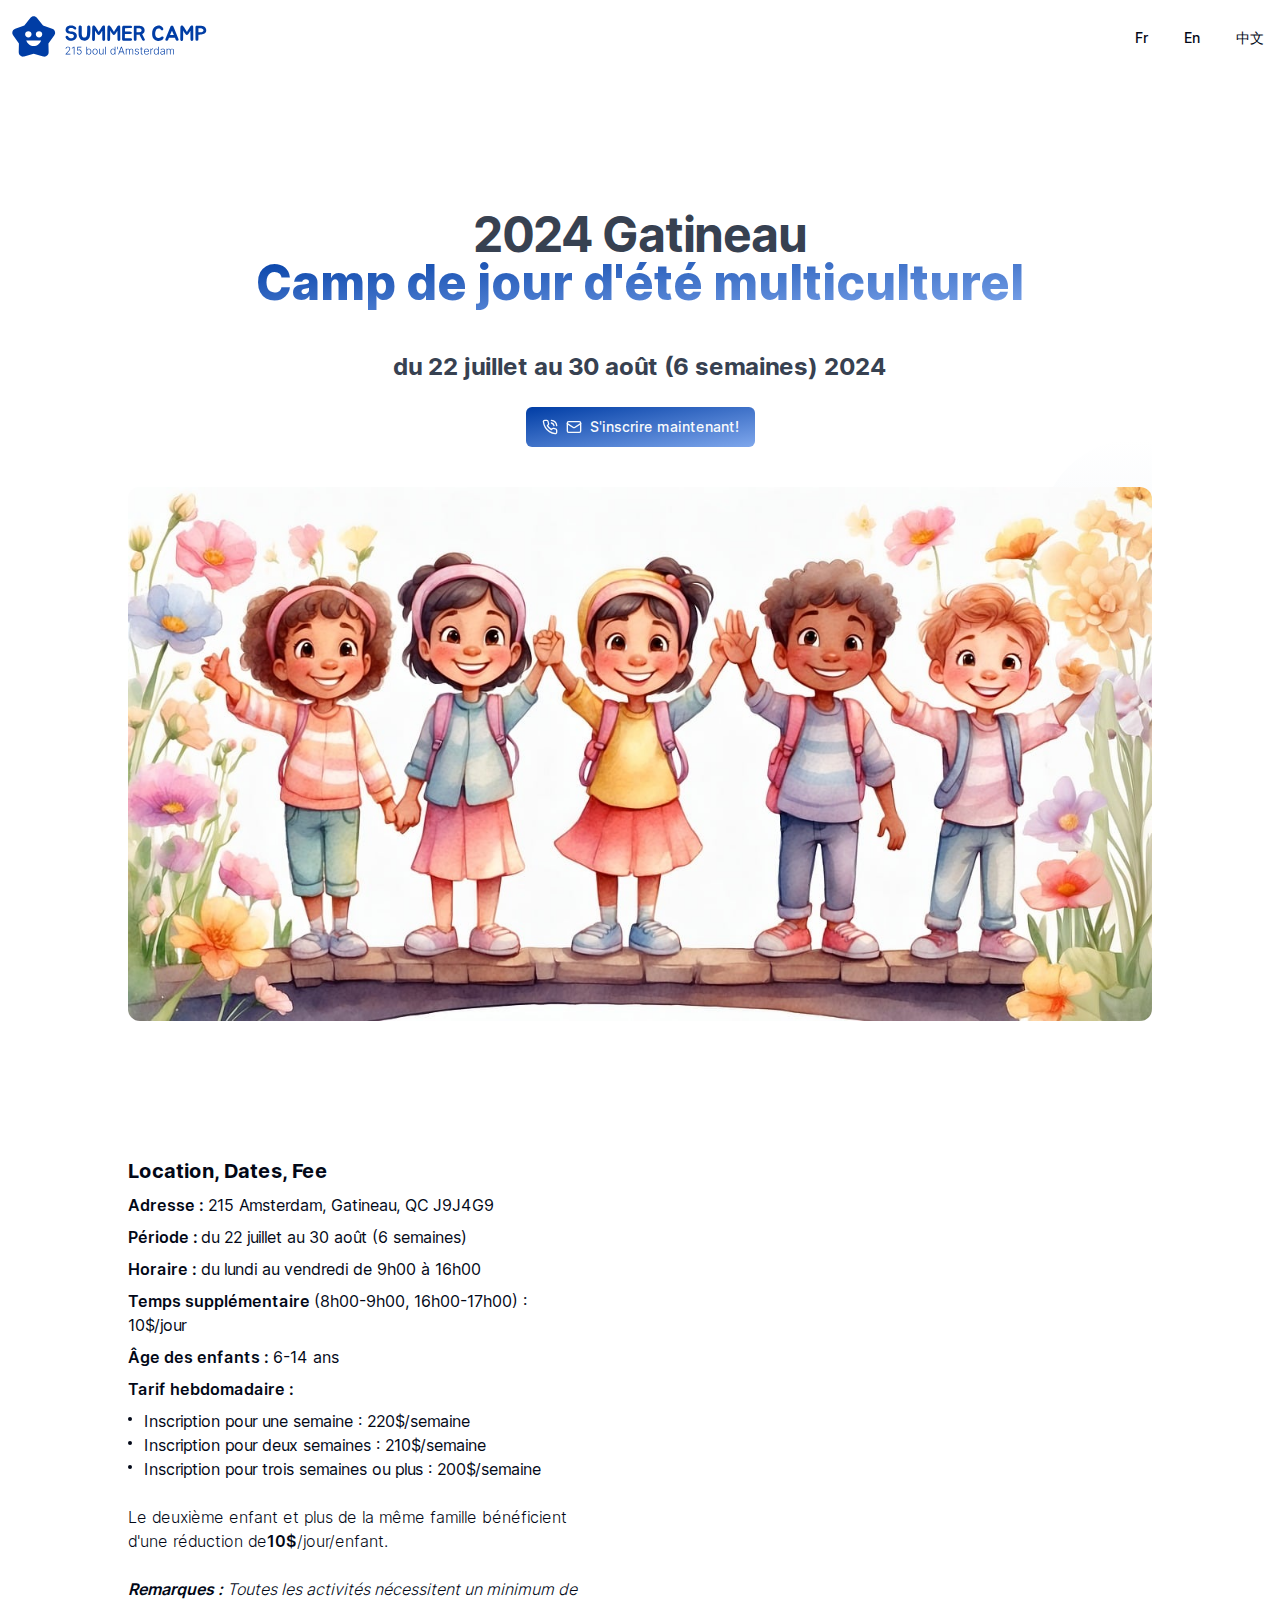
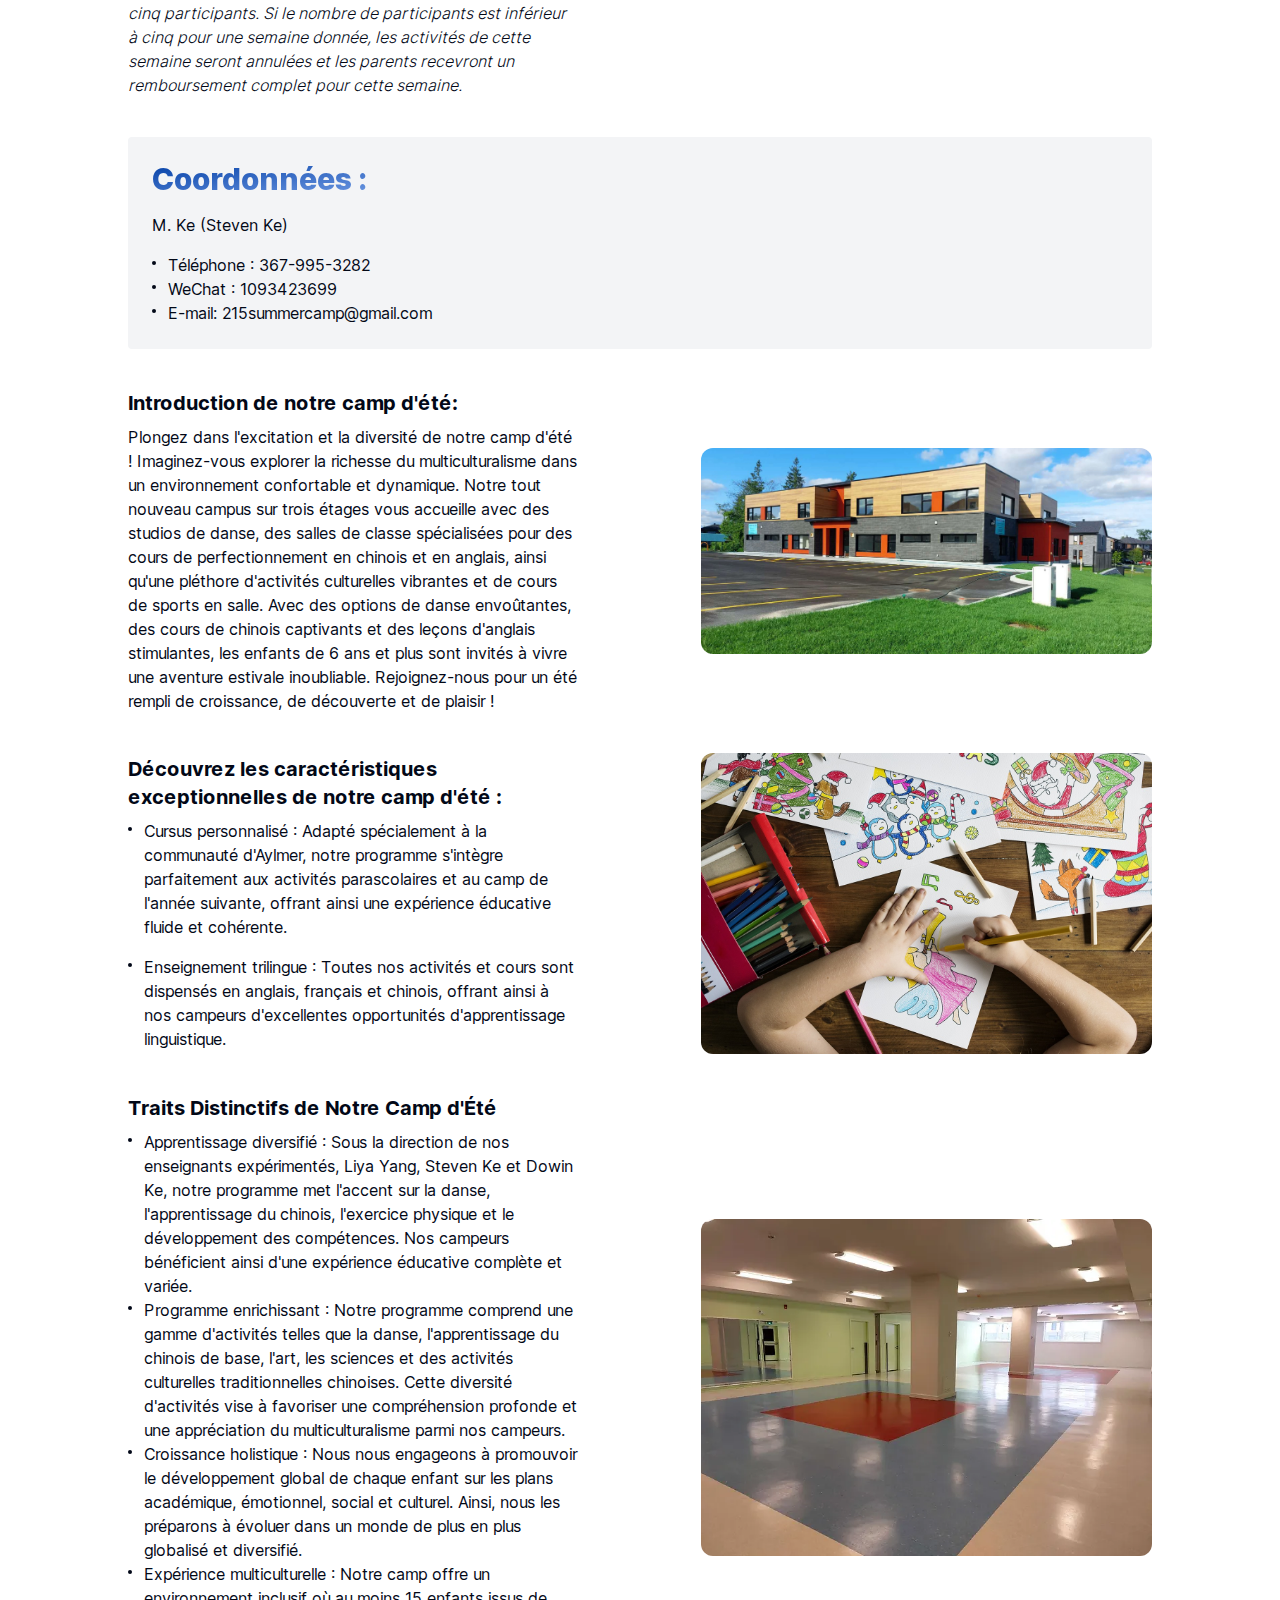
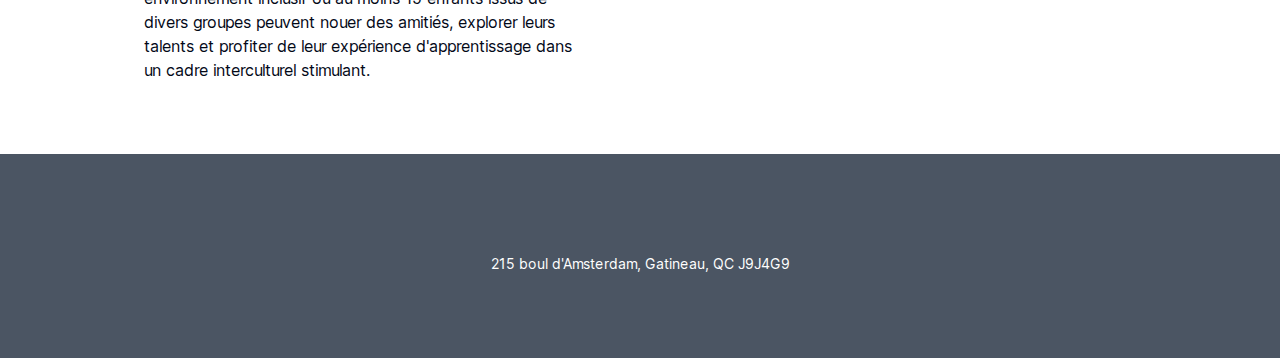
<file: index.html>
<!DOCTYPE html>
<html lang="en">
  <head>
    <meta charset="utf-8" />
    <meta name="viewport" content="width=device-width, initial-scale=1" />
    <link
      rel="preload"
      href="/next/static/media/c9a5bc6a7c948fb0-s.p.woff2"
      as="font"
      crossorigin=""
      type="font/woff2"
    />
    <link
      rel="stylesheet"
      href="/next/static/css/31f5b299ca835ccf.css"
      data-precedence="next"
    />
    <link
      rel="preload"
      as="script"
      fetchPriority="low"
      href="/next/static/chunks/webpack-bb4e8114a0186056.js"
    />
    <script
      src="/next/static/chunks/fd9d1056-51face16839d2cb0.js"
      async=""
    ></script>
    <script src="/next/static/chunks/23-4bc68f7d63b82895.js" async=""></script>
    <script
      src="/next/static/chunks/main-app-2ba96482fb41d545.js"
      async=""
    ></script>
    <script src="/next/static/chunks/30-5abc79eb865a7e0a.js" async=""></script>
    <script
      src="/next/static/chunks/app/page-a4b442fc1c9b7474.js"
      async=""
    ></script>
    <script src="/next/static/chunks/643-3a6bef33ca4ab69e.js" async=""></script>
    <script
      src="/next/static/chunks/app/layout-9900b8c756ae2423.js"
      async=""
    ></script>
    <title>Camp de jour d&#x27;été multiculturel</title>
    <meta
      name="description"
      content="2024 Gatineau-Aylmer, Camp de jour d&#x27;été multiculturel"
    />
    <link rel="icon" href="/favicon.ico" type="image/x-icon" sizes="16x16" />
    <meta name="next-size-adjust" />
    <script
      src="/next/static/chunks/polyfills-78c92fac7aa8fdd8.js"
      nomodule=""
    ></script>
  </head>
  <body
    class="__className_aaf875 mx-auto flex flex-col justify-center align-middle scroll-smooth, 25 juin - 30 août 2024, 215 boul d&#x27;Amsterdam, Gatineau, QC J9J4G9"
  >
    <header class="flex flex-row w-full py-3 m-auto max-w-7xl">
      <img
        alt="logo"
        loading="lazy"
        width="200"
        height="40"
        decoding="async"
        data-nimg="1"
        class="ml-2 w-[150px] md:w-[200px]"
        style="color: transparent"
        src="/camp_logo.svg"
      />
      <nav
        aria-label="Main"
        data-orientation="horizontal"
        dir="ltr"
        class="relative z-10 flex max-w-max flex-1 items-center justify-center w-full ml-auto"
      >
        <div style="position: relative">
          <ul
            data-orientation="horizontal"
            class="group flex flex-1 list-none items-center justify-center space-x-1"
            dir="ltr"
          >
            <li>
              <a
                class="group inline-flex h-10 w-max items-center justify-center rounded-md bg-background px-4 py-2 text-sm font-medium transition-colors hover:bg-accent hover:text-accent-foreground focus:bg-accent focus:text-accent-foreground focus:outline-none disabled:pointer-events-none disabled:opacity-50 data-[active]:bg-accent/50 data-[state=open]:bg-accent/50 bg-sky-100 text-blue-600"
                href="/"
                data-radix-collection-item=""
                >Fr</a
              >
            </li>
            <li>
              <a
                class="group inline-flex h-10 w-max items-center justify-center rounded-md bg-background px-4 py-2 text-sm font-medium transition-colors hover:bg-accent hover:text-accent-foreground focus:bg-accent focus:text-accent-foreground focus:outline-none disabled:pointer-events-none disabled:opacity-50 data-[active]:bg-accent/50 data-[state=open]:bg-accent/50"
                href="/en"
                data-radix-collection-item=""
                >En</a
              >
            </li>
            <li>
              <a
                class="group inline-flex h-10 w-max items-center justify-center rounded-md bg-background px-4 py-2 text-sm font-medium transition-colors hover:bg-accent hover:text-accent-foreground focus:bg-accent focus:text-accent-foreground focus:outline-none disabled:pointer-events-none disabled:opacity-50 data-[active]:bg-accent/50 data-[state=open]:bg-accent/50"
                href="/cn"
                data-radix-collection-item=""
                >中文</a
              >
            </li>
          </ul>
        </div>
        <div class="absolute left-0 top-full flex justify-center"></div>
      </nav>
    </header>
    <main
      class="flex flex-col max-w-6xl gap-10 p-3 mx-auto scroll-smooth md:p-10"
    >
      <div class="relative py-24 overflow-hidden">
        <div class="w-full">
          <div class="max-w-6xl mx-auto text-center">
            <h1
              class="text-4xl font-bold tracking-tight text-gray-700 scroll-m-20 lg:text-5xl"
            >
              2024 Gatineau
            </h1>
            <h1
              class="text-3xl lg:text-5xl font-extrabold text-transparent bg-clip-text bg-gradient-to-br from-[#003DA5] to-[#7fa7ec]"
            >
              Camp de jour d&#x27;été multiculturel
            </h1>
            <h4 class="mt-3 lg:text-2xl text-muted-foreground">
              <br /><span class="font-bold text-gray-700"
                >du 22 juillet au 30 août (6 semaines) 2024</span
              >
            </h4>
            <br /><a
              class="inline-flex items-center justify-center whitespace-nowrap rounded-md text-sm font-medium ring-offset-background transition-colors focus-visible:outline-none focus-visible:ring-2 focus-visible:ring-ring focus-visible:ring-offset-2 disabled:pointer-events-none disabled:opacity-50 font-extrabold bg-gradient-to-br from-[#003DA5] to-[#7fa7ec] text-primary-foreground hover:to-[#003DA5] h-10 px-4 py-2"
              href="/#Contact"
              ><svg
                xmlns="http://www.w3.org/2000/svg"
                width="24"
                height="24"
                viewBox="0 0 24 24"
                fill="none"
                stroke="currentColor"
                stroke-width="2"
                stroke-linecap="round"
                stroke-linejoin="round"
                class="lucide lucide-phone-call w-4 h-4 mr-2"
              >
                <path
                  d="M22 16.92v3a2 2 0 0 1-2.18 2 19.79 19.79 0 0 1-8.63-3.07 19.5 19.5 0 0 1-6-6 19.79 19.79 0 0 1-3.07-8.67A2 2 0 0 1 4.11 2h3a2 2 0 0 1 2 1.72 12.84 12.84 0 0 0 .7 2.81 2 2 0 0 1-.45 2.11L8.09 9.91a16 16 0 0 0 6 6l1.27-1.27a2 2 0 0 1 2.11-.45 12.84 12.84 0 0 0 2.81.7A2 2 0 0 1 22 16.92z"
                ></path>
                <path d="M14.05 2a9 9 0 0 1 8 7.94"></path>
                <path d="M14.05 6A5 5 0 0 1 18 10"></path>
              </svg>
              <svg
                xmlns="http://www.w3.org/2000/svg"
                width="24"
                height="24"
                viewBox="0 0 24 24"
                fill="none"
                stroke="currentColor"
                stroke-width="2"
                stroke-linecap="round"
                stroke-linejoin="round"
                class="lucide lucide-mail w-4 h-4 mr-2"
              >
                <rect width="20" height="16" x="2" y="4" rx="2"></rect>
                <path d="m22 7-8.97 5.7a1.94 1.94 0 0 1-2.06 0L2 7"></path>
              </svg>
              S&#x27;inscrire maintenant!</a
            >
          </div>
          <div class="relative flex justify-center max-w-5xl mx-auto mt-10">
            <img
              alt="Image Description"
              loading="lazy"
              width="1024"
              height="480"
              decoding="async"
              data-nimg="1"
              class="rounded-xl"
              style="color: transparent"
              src="/ai-generated-8649571_1280.jpg"
            />
            <div
              class="absolute bottom-12 -start-20 -z-[1] w-48 h-48 bg-gradient-to-b from-primary-foreground via-primary-foreground to-background p-px rounded-lg"
            >
              <div class="w-48 h-48 rounded-lg bg-background/10"></div>
            </div>
            <div
              class="absolute -top-12 -end-20 -z-[1] w-48 h-48 bg-gradient-to-t from-primary-foreground via-primary-foreground to-background p-px rounded-full"
            >
              <div class="w-48 h-48 rounded-full bg-background/10"></div>
            </div>
          </div>
        </div>
      </div>
      <div
        class="flex flex-wrap items-center justify-between max-w-5xl gap-4 m-auto md:flex-row"
      >
        <div class="flex w-full flex-col gap-2 md:w-[44%]">
          <h4 class="text-xl font-bold">Location, Dates, Fee</h4>
          <p>
            <span class="font-semibold">Adresse :</span> 215 Amsterdam,
            Gatineau, QC J9J4G9
          </p>
          <p>
            <span class="font-semibold">Période : </span> du 22 juillet au 30
            août (6 semaines)
          </p>
          <p>
            <span class="font-semibold">Horaire :</span> du lundi au vendredi de
            9h00 à 16h00
          </p>
          <p>
            <span class="font-semibold">Temps supplémentaire </span>(8h00-9h00,
            16h00-17h00) : 10$/jour
          </p>
          <p><span class="font-semibold">Âge des enfants :</span> 6-14 ans</p>
          <p><span class="font-semibold">Tarif hebdomadaire :</span></p>
          <ul class="list-inside">
            <li class="list-item-align">
              Inscription pour une semaine : 220$/semaine
            </li>
            <li class="list-item-align">
              Inscription pour deux semaines : 210$/semaine
            </li>
            <li class="list-item-align">
              Inscription pour trois semaines ou plus : 200$/semaine
            </li>
          </ul>
          <p class="mt-4 font-light">
            Le deuxième enfant et plus de la même famille bénéficient d&#x27;une
            réduction de<span class="font-semibold">10$</span>/jour/enfant.
          </p>
          <p class="mt-4 italic font-light">
            <span class="font-semibold">Remarques : </span
            ><span
              >Toutes les activités nécessitent un minimum de cinq participants.
              Si le nombre de participants est inférieur à cinq pour une semaine
              donnée, les activités de cette semaine seront annulées et les
              parents recevront un remboursement complet pour cette
              semaine</span
            >.
          </p>
        </div>
        <div class="flex flex-col w-full md:w-[44%]">
          <iframe
            width="100%"
            height="320"
            frameborder="0"
            src="https://maps.google.com/maps?width=100%25&amp;height=600&amp;hl=en&amp;q=215%20Bd%20d&#x27;Amsterdam,%20Gatineau,%20QC%20J9J%203J2+(Summer%20Camp)&amp;t=&amp;z=14&amp;ie=UTF8&amp;iwloc=B&amp;output=embed"
          ></iframe>
        </div>
      </div>
      <div
        class="flex flex-wrap items-center justify-between w-full gap-4 p-3 m-auto bg-gray-100 rounded md:flex-row md:p-6"
      >
        <div class="flex flex-col gap-4">
          <h2
            id="Contact"
            class="text-2xl lg:text-3xl font-extrabold text-transparent bg-clip-text bg-gradient-to-br from-[#003DA5] to-[#7fa7ec]"
          >
            Coordonnées :
          </h2>
          <p>M. Ke (Steven Ke)</p>
          <ul class="list-inside">
            <li class="list-item-align">Téléphone : 367-995-3282</li>
            <li class="list-item-align">WeChat : 1093423699</li>
            <li class="list-item-align">E-mail: 215summercamp@gmail.com</li>
          </ul>
        </div>
      </div>
      <div
        class="flex flex-wrap items-center justify-between max-w-5xl gap-4 m-auto md:flex-row"
      >
        <div class="flex flex-col gap-2 md:w-[44%]">
          <h4 class="text-xl font-bold">
            Introduction de notre camp d&#x27;été:
          </h4>
          <p>
            Plongez dans l&#x27;excitation et la diversité de notre camp
            d&#x27;été ! Imaginez-vous explorer la richesse du multiculturalisme
            dans un environnement confortable et dynamique. Notre tout nouveau
            campus sur trois étages vous accueille avec des studios de danse,
            des salles de classe spécialisées pour des cours de perfectionnement
            en chinois et en anglais, ainsi qu&#x27;une pléthore
            d&#x27;activités culturelles vibrantes et de cours de sports en
            salle. Avec des options de danse envoûtantes, des cours de chinois
            captivants et des leçons d&#x27;anglais stimulantes, les enfants de
            6 ans et plus sont invités à vivre une aventure estivale
            inoubliable. Rejoignez-nous pour un été rempli de croissance, de
            découverte et de plaisir !
          </p>
        </div>
        <div class="flex flex-col gap-2 w-full md:w-[44%]">
          <div class="w-full">
            <img
              alt="Image Description"
              loading="lazy"
              width="1024"
              height="480"
              decoding="async"
              data-nimg="1"
              class="rounded-xl"
              style="color: transparent"
              src="/building.webp"
            />
          </div>
        </div>
      </div>
      <div
        class="flex flex-wrap items-center justify-between max-w-5xl gap-4 m-auto md:flex-row"
      >
        <div class="flex flex-col gap-2 md:w-[44%]">
          <h4 class="text-xl font-bold">
            Découvrez les caractéristiques exceptionnelles de notre camp
            d&#x27;été :
          </h4>
          <ul class="list-inside">
            <li class="list-item-align">
              Cursus personnalisé : Adapté spécialement à la communauté
              d&#x27;Aylmer, notre programme s&#x27;intègre parfaitement aux
              activités parascolaires et au camp de l&#x27;année suivante,
              offrant ainsi une expérience éducative fluide et cohérente.
            </li>
            <li class="pl-2 mt-4 list-item-align">
              Enseignement trilingue : Toutes nos activités et cours sont
              dispensés en anglais, français et chinois, offrant ainsi à nos
              campeurs d&#x27;excellentes opportunités d&#x27;apprentissage
              linguistique.
            </li>
          </ul>
        </div>
        <div class="flex flex-col gap-2 w-full md:w-[44%]">
          <div class="w-full">
            <img
              alt="Image Description"
              loading="lazy"
              width="1024"
              height="480"
              decoding="async"
              data-nimg="1"
              class="rounded-xl"
              style="color: transparent"
              src="/learning.jpg"
            />
          </div>
        </div>
      </div>
      <div
        class="flex flex-wrap items-center justify-between max-w-5xl gap-4 m-auto md:flex-row"
      >
        <div class="flex flex-col gap-2 md:w-[44%]">
          <h4 class="text-xl font-bold">
            Traits Distinctifs de Notre Camp d&#x27;Été
          </h4>
          <ul class="list-inside">
            <li class="list-item-align">
              Apprentissage diversifié : Sous la direction de nos enseignants
              expérimentés, Liya Yang, Steven Ke et Dowin Ke, notre programme
              met l&#x27;accent sur la danse, l&#x27;apprentissage du chinois,
              l&#x27;exercice physique et le développement des compétences. Nos
              campeurs bénéficient ainsi d&#x27;une expérience éducative
              complète et variée.
            </li>
            <li class="list-item-align">
              Programme enrichissant : Notre programme comprend une gamme
              d&#x27;activités telles que la danse, l&#x27;apprentissage du
              chinois de base, l&#x27;art, les sciences et des activités
              culturelles traditionnelles chinoises. Cette diversité
              d&#x27;activités vise à favoriser une compréhension profonde et
              une appréciation du multiculturalisme parmi nos campeurs.
            </li>
            <li class="list-item-align">
              Croissance holistique : Nous nous engageons à promouvoir le
              développement global de chaque enfant sur les plans académique,
              émotionnel, social et culturel. Ainsi, nous les préparons à
              évoluer dans un monde de plus en plus globalisé et diversifié.
            </li>
            <li class="list-item-align">
              Expérience multiculturelle : Notre camp offre un environnement
              inclusif où au moins 15 enfants issus de divers groupes peuvent
              nouer des amitiés, explorer leurs talents et profiter de leur
              expérience d&#x27;apprentissage dans un cadre interculturel
              stimulant.
            </li>
          </ul>
        </div>
        <div class="flex flex-col gap-2 w-full md:w-[44%]">
          <div class="w-full">
            <img
              alt="Image Description"
              loading="lazy"
              width="1024"
              height="480"
              decoding="async"
              data-nimg="1"
              class="rounded-xl"
              style="color: transparent"
              src="/hall.webp"
            />
          </div>
        </div>
      </div>
    </main>
    <footer class="container w-full py-20 mt-8 bg-gray-600">
      <div class="container flex flex-col items-center gap-4">
        <p
          class="text-sm leading-loose text-center text-white text-balance md:text-left"
        >
          Copyright © 2024 Camp d&#x27;été d&#x27;Aylmer. Tous droits réservés.
        </p>
        <p
          class="text-sm leading-loose text-center text-white text-balance md:text-left"
        >
          215 boul d&#x27;Amsterdam, Gatineau, QC J9J4G9
        </p>
      </div>
    </footer>
    <script
      src="/next/static/chunks/webpack-bb4e8114a0186056.js"
      async=""
    ></script>
    <script>
      ;(self.__next_f = self.__next_f || []).push([0])
      self.__next_f.push([2, null])
    </script>
    <script>
      self.__next_f.push([
        1,
        '1:HL["/next/static/media/c9a5bc6a7c948fb0-s.p.woff2","font",{"crossOrigin":"","type":"font/woff2"}]\n2:HL["/next/static/css/31f5b299ca835ccf.css","style"]\n',
      ])
    </script>
    <script>
      self.__next_f.push([
        1,
        '3:I[5751,[],""]\n5:I[231,["30","static/chunks/30-5abc79eb865a7e0a.js","931","static/chunks/app/page-a4b442fc1c9b7474.js"],""]\n6:I[8173,["30","static/chunks/30-5abc79eb865a7e0a.js","931","static/chunks/app/page-a4b442fc1c9b7474.js"],"Image"]\n7:I[1524,["30","static/chunks/30-5abc79eb865a7e0a.js","643","static/chunks/643-3a6bef33ca4ab69e.js","185","static/chunks/app/layout-9900b8c756ae2423.js"],"default"]\n8:I[9275,[],""]\n9:I[1343,[],""]\na:I[4685,["30","static/chunks/30-5abc79eb865a7e0a.js","643","static/chunks/643-3a6bef33ca4ab69e.js","185","static/chunks/app/layout-9900b8c756ae2423.js"],"Footer"]\nc:I[6130,[],""]\nd:[]\n',
      ])
    </script>
    <script>
      self.__next_f.push([
        1,
        '0:[[["$","link","0",{"rel":"stylesheet","href":"/next/static/css/31f5b299ca835ccf.css","precedence":"next","crossOrigin":"$undefined"}]],["$","$L3",null,{"buildId":"YCN91ffElohwIgYRCJcfZ","assetPrefix":"","initialCanonicalUrl":"/","initialTree":["",{"children":["__PAGE__",{}]},"$undefined","$undefined",true],"initialSeedData":["",{"children":["__PAGE__",{},[["$L4",["$","main",null,{"className":"flex flex-col max-w-6xl gap-10 p-3 mx-auto scroll-smooth md:p-10","children":[["$","div",null,{"className":"relative py-24 overflow-hidden","children":["$","div",null,{"className":"w-full","children":[["$","div",null,{"className":"max-w-3xl mx-auto text-center","children":[["$","h1",null,{"className":"text-4xl font-bold tracking-tight text-gray-700 scroll-m-20 lg:text-5xl","children":"2024 Gatineau"}],["$","span",null,{"className":"text-3xl lg:text-5xl font-extrabold text-transparent bg-clip-text bg-gradient-to-br from-[#003DA5] to-[#7fa7ec]","children":"Camp de jour d\'été multiculturel"}],["$","h4",null,{"className":"mt-3 lg:text-2xl text-muted-foreground","children":[["$","br",null,{}],["$","span",null,{"className":"font-bold text-gray-700","children":"du 22 juillet au 30 août (6 semaines) 2024"}]]}],["$","br",null,{}],["$","$L5",null,{"href":"/#Contact","className":"inline-flex items-center justify-center whitespace-nowrap rounded-md text-sm font-medium ring-offset-background transition-colors focus-visible:outline-none focus-visible:ring-2 focus-visible:ring-ring focus-visible:ring-offset-2 disabled:pointer-events-none disabled:opacity-50 font-extrabold bg-gradient-to-br from-[#003DA5] to-[#7fa7ec] text-primary-foreground hover:to-[#003DA5] h-10 px-4 py-2","children":[["$","svg",null,{"xmlns":"http://www.w3.org/2000/svg","width":24,"height":24,"viewBox":"0 0 24 24","fill":"none","stroke":"currentColor","strokeWidth":2,"strokeLinecap":"round","strokeLinejoin":"round","className":"lucide lucide-phone-call w-4 h-4 mr-2","children":[["$","path","foiqr5",{"d":"M22 16.92v3a2 2 0 0 1-2.18 2 19.79 19.79 0 0 1-8.63-3.07 19.5 19.5 0 0 1-6-6 19.79 19.79 0 0 1-3.07-8.67A2 2 0 0 1 4.11 2h3a2 2 0 0 1 2 1.72 12.84 12.84 0 0 0 .7 2.81 2 2 0 0 1-.45 2.11L8.09 9.91a16 16 0 0 0 6 6l1.27-1.27a2 2 0 0 1 2.11-.45 12.84 12.84 0 0 0 2.81.7A2 2 0 0 1 22 16.92z"}],["$","path","vmijpz",{"d":"M14.05 2a9 9 0 0 1 8 7.94"}],["$","path","13nbpp",{"d":"M14.05 6A5 5 0 0 1 18 10"}],"$undefined"]}]," ",["$","svg",null,{"xmlns":"http://www.w3.org/2000/svg","width":24,"height":24,"viewBox":"0 0 24 24","fill":"none","stroke":"currentColor","strokeWidth":2,"strokeLinecap":"round","strokeLinejoin":"round","className":"lucide lucide-mail w-4 h-4 mr-2","children":[["$","rect","18n3k1",{"width":"20","height":"16","x":"2","y":"4","rx":"2"}],["$","path","1ocrg3",{"d":"m22 7-8.97 5.7a1.94 1.94 0 0 1-2.06 0L2 7"}],"$undefined"]}]," S\'inscrire maintenant!"]}]]}],["$","div",null,{"className":"relative flex justify-center max-w-5xl mx-auto mt-10","children":[["$","$L6",null,{"src":"/ai-generated-8649571_1280.jpg","width":1024,"height":480,"className":"rounded-xl","alt":"Image Description"}],["$","div",null,{"className":"absolute bottom-12 -start-20 -z-[1] w-48 h-48 bg-gradient-to-b from-primary-foreground via-primary-foreground to-background p-px rounded-lg","children":["$","div",null,{"className":"w-48 h-48 rounded-lg bg-background/10"}]}],["$","div",null,{"className":"absolute -top-12 -end-20 -z-[1] w-48 h-48 bg-gradient-to-t from-primary-foreground via-primary-foreground to-background p-px rounded-full","children":["$","div",null,{"className":"w-48 h-48 rounded-full bg-background/10"}]}]]}]]}]}],["$","div",null,{"className":"flex flex-wrap items-center justify-between max-w-5xl gap-4 m-auto md:flex-row","children":[["$","div",null,{"className":"flex w-full flex-col gap-2 md:w-[44%]","children":[["$","h4",null,{"className":"text-xl font-bold","children":"Location, Dates, Fee"}],["$","p",null,{"children":[["$","span",null,{"className":"font-semibold","children":"Adresse :"}]," 215 Amsterdam, Gatineau, QC J9J4G9"]}],["$","p",null,{"children":[["$","span",null,{"className":"font-semibold","children":"Période : "}]," du 22 juillet au 30 août (6 semaines)"]}],["$","p",null,{"children":[["$","span",null,{"className":"font-semibold","children":"Horaire :"}]," du lundi au vendredi de 9h00 à 16h00"]}],["$","p",null,{"children":[["$","span",null,{"className":"font-semibold","children":"Temps supplémentaire "}],"(8h00-9h00, 16h00-17h00) : 10$/jour"]}],["$","p",null,{"children":[["$","span",null,{"className":"font-semibold","children":"Âge des enfants :"}]," 6-14 ans"]}],["$","p",null,{"children":[["$","span",null,{"className":"font-semibold","children":"Tarif hebdomadaire :"}]," "]}],["$","ul",null,{"className":"list-inside","children":[["$","li",null,{"className":"list-item-align","children":"Inscription pour une semaine : 220$/semaine"}],["$","li",null,{"className":"list-item-align","children":"Inscription pour deux semaines : 210$/semaine"}],["$","li",null,{"className":"list-item-align","children":"Inscription pour trois semaines ou plus : 200$/semaine"}]]}],["$","p",null,{"className":"mt-4 font-light","children":["Le deuxième enfant et plus de la même famille bénéficient d\'une réduction de",["$","span",null,{"className":"font-semibold","children":"10$"}],"/jour/enfant."]}],["$","p",null,{"className":"mt-4 italic font-light","children":[["$","span",null,{"className":"font-semibold","children":"Remarques : "}],["$","span",null,{"children":"Toutes les activités nécessitent un minimum de cinq participants. Si le nombre de participants est inférieur à cinq pour une semaine donnée, les activités de cette semaine seront annulées et les parents recevront un remboursement complet pour cette semaine"}],"."]}]]}],["$","div",null,{"className":"flex flex-col w-full md:w-[44%]","children":["$","iframe",null,{"width":"100%","height":"320","frameBorder":"0","src":"https://maps.google.com/maps?width=100%25\u0026height=600\u0026hl=en\u0026q=215%20Bd%20d\'Amsterdam,%20Gatineau,%20QC%20J9J%203J2+(Summer%20Camp)\u0026t=\u0026z=14\u0026ie=UTF8\u0026iwloc=B\u0026output=embed"}]}]]}],["$","div",null,{"className":"flex flex-wrap items-center justify-between w-full gap-4 p-3 m-auto bg-gray-100 rounded md:flex-row md:p-6","children":["$","div",null,{"className":"flex flex-col gap-4","children":[["$","h2",null,{"id":"Contact","className":"text-2xl lg:text-3xl font-extrabold text-transparent bg-clip-text bg-gradient-to-br from-[#003DA5] to-[#7fa7ec]","children":"Coordonnées :"}],["$","p",null,{"children":"M. Ke (Steven Ke) "}],["$","ul",null,{"className":"list-inside","children":[["$","li",null,{"className":"list-item-align","children":"Téléphone : 367-995-3282"}],["$","li",null,{"className":"list-item-align","children":"WeChat : 1093423699"}],["$","li",null,{"className":"list-item-align","children":"E-mail: 215summercamp@gmail.com"}]]}]]}]}],["$","div",null,{"className":"flex flex-wrap items-center justify-between max-w-5xl gap-4 m-auto md:flex-row","children":[["$","div",null,{"className":"flex flex-col gap-2 md:w-[44%]","children":[["$","h4",null,{"className":"text-xl font-bold","children":"Introduction de notre camp d\'été:"}],["$","p",null,{"children":"Plongez dans l\'excitation et la diversité de notre camp d\'été ! Imaginez-vous explorer la richesse du multiculturalisme dans un environnement confortable et dynamique. Notre tout nouveau campus sur trois étages vous accueille avec des studios de danse, des salles de classe spécialisées pour des cours de perfectionnement en chinois et en anglais, ainsi qu\'une pléthore d\'activités culturelles vibrantes et de cours de sports en salle. Avec des options de danse envoûtantes, des cours de chinois captivants et des leçons d\'anglais stimulantes, les enfants de 6 ans et plus sont invités à vivre une aventure estivale inoubliable. Rejoignez-nous pour un été rempli de croissance, de découverte et de plaisir !"}]]}],["$","div",null,{"className":"flex flex-col gap-2 w-full md:w-[44%]","children":["$","div",null,{"className":"w-full","children":["$","$L6",null,{"src":"/building.webp","width":1024,"height":480,"className":"rounded-xl","alt":"Image Description"}]}]}]]}],["$","div",null,{"className":"flex flex-wrap items-center justify-between max-w-5xl gap-4 m-auto md:flex-row","children":[["$","div",null,{"className":"flex flex-col gap-2 md:w-[44%]","children":[["$","h4",null,{"className":"text-xl font-bold","children":"Découvrez les caractéristiques exceptionnelles de notre camp d\'été :"}],["$","ul",null,{"className":"list-inside","children":[["$","li",null,{"className":"list-item-align","children":"Cursus personnalisé : Adapté spécialement à la communauté d\'Aylmer, notre programme s\'intègre parfaitement aux activités parascolaires et au camp de l\'année suivante, offrant ainsi une expérience éducative fluide et cohérente."}],["$","li",null,{"className":"pl-2 mt-4 list-item-align","children":"Enseignement trilingue : Toutes nos activités et cours sont dispensés en anglais, français et chinois, offrant ainsi à nos campeurs d\'excellentes opportunités d\'apprentissage linguistique."}]]}]]}],["$","div",null,{"className":"flex flex-col gap-2 w-full md:w-[44%]","children":["$","div",null,{"className":"w-full","children":["$","$L6",null,{"src":"/learning.jpg","width":1024,"height":480,"className":"rounded-xl","alt":"Image Description"}]}]}]]}],["$","div",null,{"className":"flex flex-wrap items-center justify-between max-w-5xl gap-4 m-auto md:flex-row","children":[["$","div",null,{"className":"flex flex-col gap-2 md:w-[44%]","children":[["$","h4",null,{"className":"text-xl font-bold","children":"Traits Distinctifs de Notre Camp d\'Été"}],["$","ul",null,{"className":"list-inside","children":[["$","li",null,{"className":"list-item-align","children":"Apprentissage diversifié : Sous la direction de nos enseignants expérimentés, Liya Yang, Steven Ke et Dowin Ke, notre programme met l\'accent sur la danse, l\'apprentissage du chinois, l\'exercice physique et le développement des compétences. Nos campeurs bénéficient ainsi d\'une expérience éducative complète et variée."}],["$","li",null,{"className":"list-item-align","children":"Programme enrichissant : Notre programme comprend une gamme d\'activités telles que la danse, l\'apprentissage du chinois de base, l\'art, les sciences et des activités culturelles traditionnelles chinoises. Cette diversité d\'activités vise à favoriser une compréhension profonde et une appréciation du multiculturalisme parmi nos campeurs."}],["$","li",null,{"className":"list-item-align","children":"Croissance holistique : Nous nous engageons à promouvoir le développement global de chaque enfant sur les plans académique, émotionnel, social et culturel. Ainsi, nous les préparons à évoluer dans un monde de plus en plus globalisé et diversifié."}],["$","li",null,{"className":"list-item-align","children":"Expérience multiculturelle : Notre camp offre un environnement inclusif où au moins 15 enfants issus de divers groupes peuvent nouer des amitiés, explorer leurs talents et profiter de leur expérience d\'apprentissage dans un cadre interculturel stimulant."}]]}]]}],["$","div",null,{"className":"flex flex-col gap-2 w-full md:w-[44%]","children":["$","div",null,{"className":"w-full","children":["$","$L6",null,{"src":"/hall.webp","width":1024,"height":480,"className":"rounded-xl","alt":"Image Description"}]}]}]]}]]}]],null],null]},[["$","html",null,{"lang":"en","children":["$","body",null,{"className":"__className_aaf875 mx-auto flex flex-col justify-center align-middle scroll-smooth, 25 juin - 30 août 2024, 215 boul d\'Amsterdam, Gatineau, QC J9J4G9","children":[["$","$L7",null,{}],["$","$L8",null,{"parallelRouterKey":"children","segmentPath":["children"],"error":"$undefined","errorStyles":"$undefined","errorScripts":"$undefined","template":["$","$L9",null,{}],"templateStyles":"$undefined","templateScripts":"$undefined","notFound":[["$","title",null,{"children":"404: This page could not be found."}],["$","div",null,{"style":{"fontFamily":"system-ui,\\"Segoe UI\\",Roboto,Helvetica,Arial,sans-serif,\\"Apple Color Emoji\\",\\"Segoe UI Emoji\\"","height":"100vh","textAlign":"center","display":"flex","flexDirection":"column","alignItems":"center","justifyContent":"center"},"children":["$","div",null,{"children":[["$","style",null,{"dangerouslySetInnerHTML":{"__html":"body{color:#000;background:#fff;margin:0}.next-error-h1{border-right:1px solid rgba(0,0,0,.3)}@media (prefers-color-scheme:dark){body{color:#fff;background:#000}.next-error-h1{border-right:1px solid rgba(255,255,255,.3)}}"}}],["$","h1",null,{"className":"next-error-h1","style":{"display":"inline-block","margin":"0 20px 0 0","padding":"0 23px 0 0","fontSize":24,"fontWeight":500,"verticalAlign":"top","lineHeight":"49px"},"children":"404"}],["$","div",null,{"style":{"display":"inline-block"},"children":["$","h2",null,{"style":{"fontSize":14,"fontWeight":400,"lineHeight":"49px","margin":0},"children":"This page could not be found."}]}]]}]}]],"notFoundStyles":[],"styles":null}],["$","$La",null,{}]]}]}],null],null],"couldBeIntercepted":false,"initialHead":[false,"$Lb"],"globalErrorComponent":"$c","missingSlots":"$Wd"}]]\n',
      ])
    </script>
    <script>
      self.__next_f.push([
        1,
        'b:[["$","meta","0",{"name":"viewport","content":"width=device-width, initial-scale=1"}],["$","meta","1",{"charSet":"utf-8"}],["$","title","2",{"children":"Camp de jour d\'été multiculturel"}],["$","meta","3",{"name":"description","content":"2024 Gatineau-Aylmer, Camp de jour d\'été multiculturel"}],["$","link","4",{"rel":"icon","href":"/favicon.ico","type":"image/x-icon","sizes":"16x16"}],["$","meta","5",{"name":"next-size-adjust"}]]\n4:null\n',
      ])
    </script>
  </body>
</html>
</file>
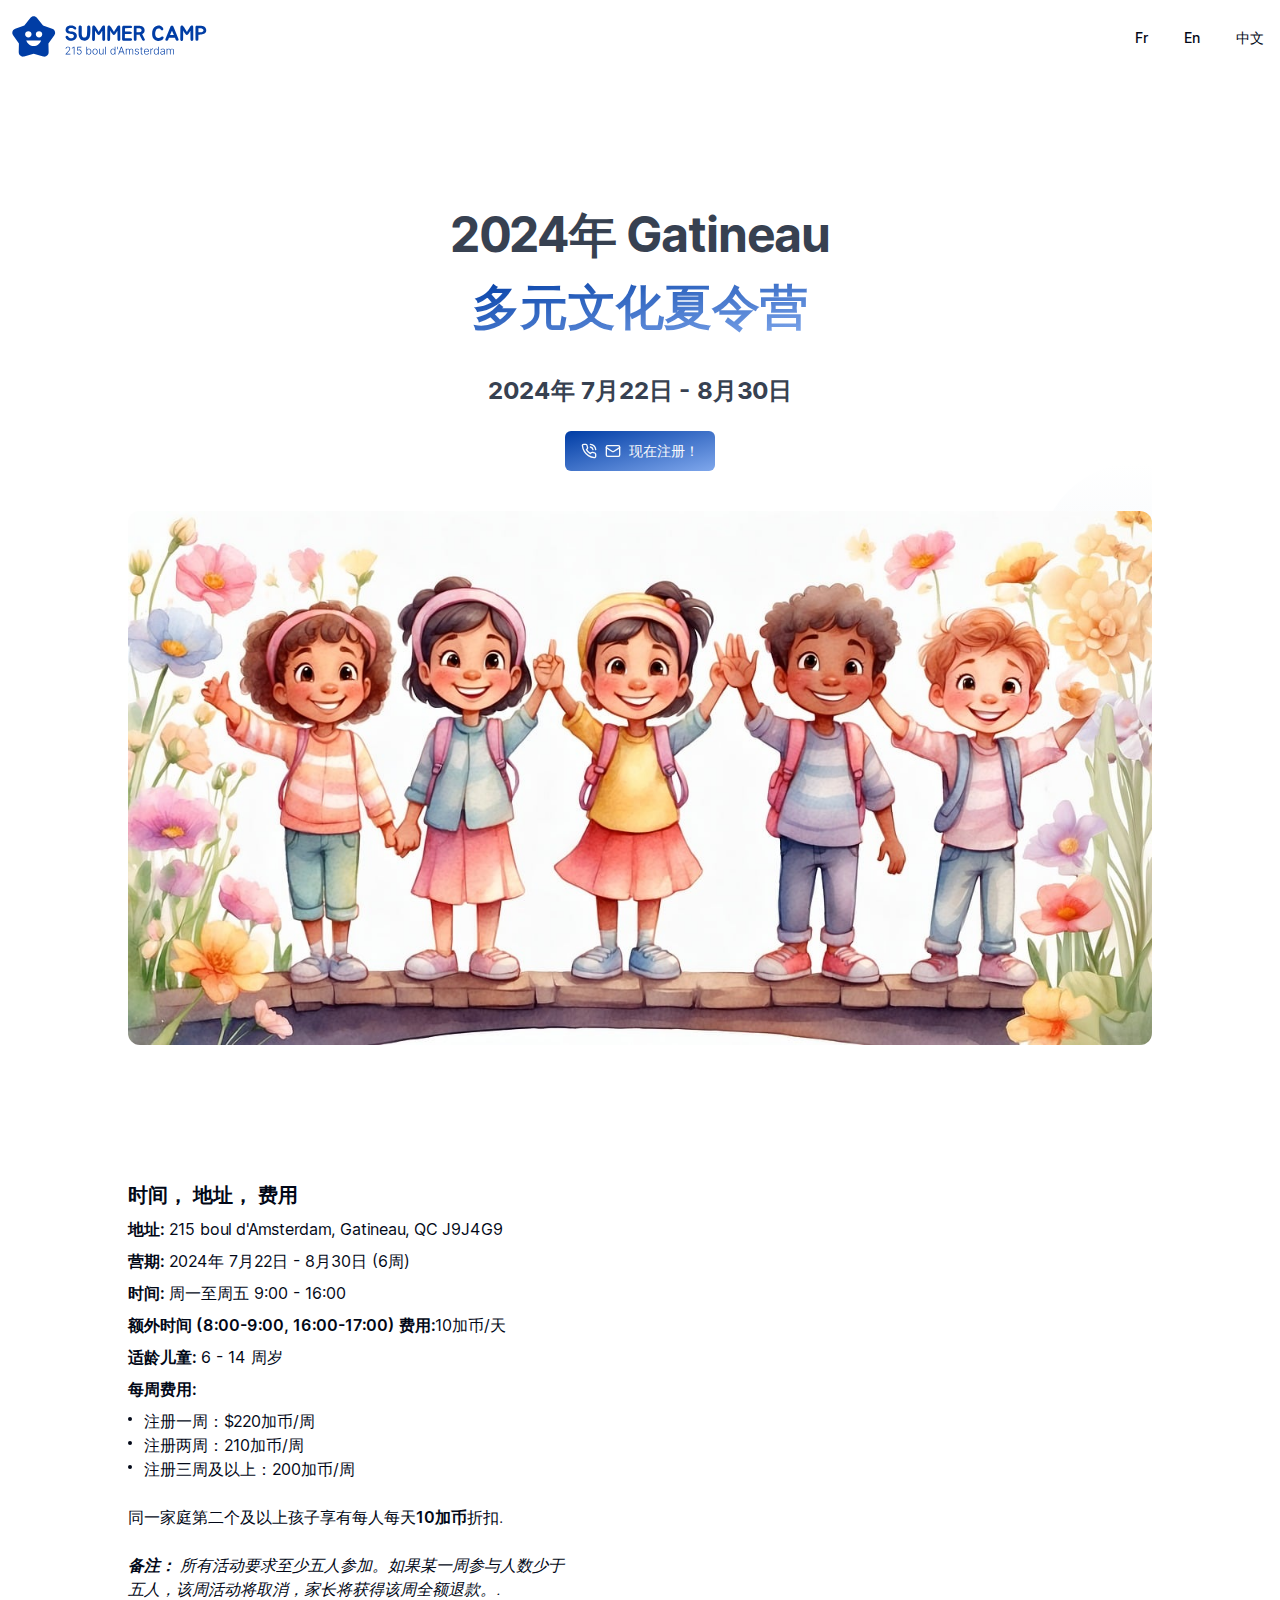
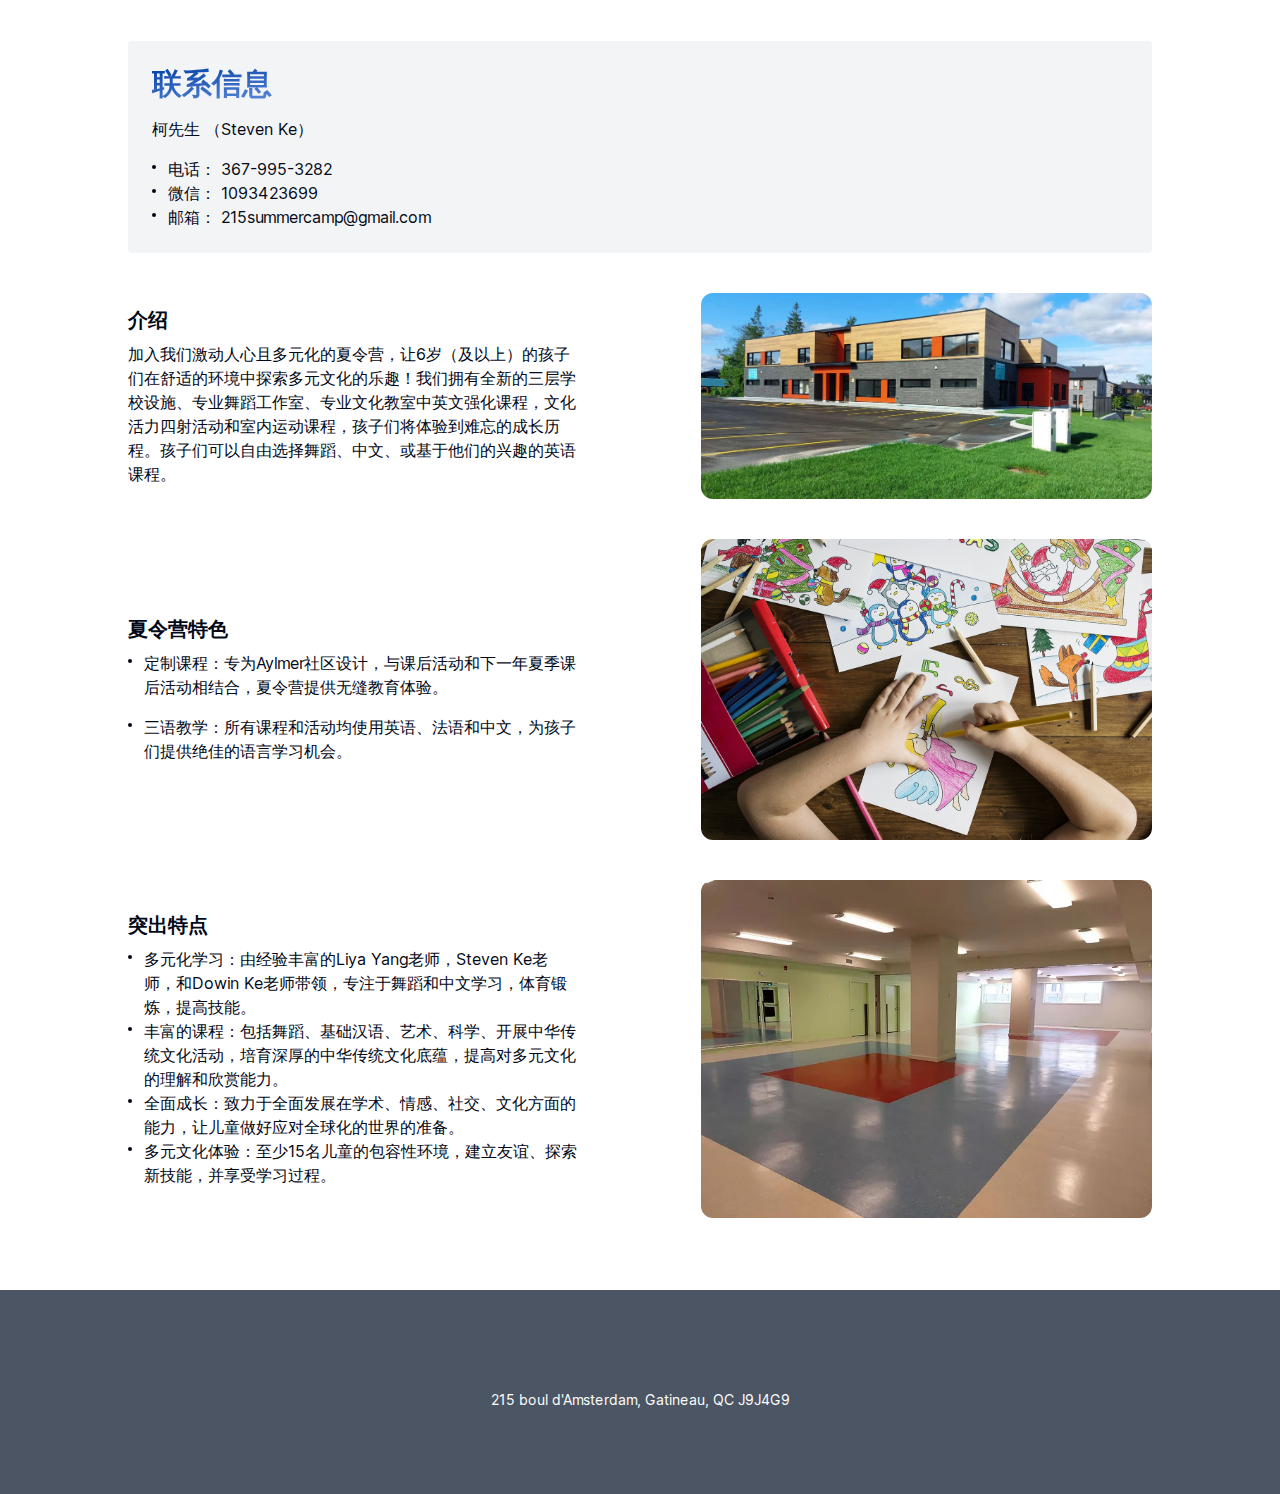
<file: cn.html>
<!DOCTYPE html><html lang="en"><head><meta charSet="utf-8"/><meta name="viewport" content="width=device-width, initial-scale=1"/><link rel="preload" href="/_next/static/media/c9a5bc6a7c948fb0-s.p.woff2" as="font" crossorigin="" type="font/woff2"/><link rel="stylesheet" href="/_next/static/css/31f5b299ca835ccf.css" data-precedence="next"/><link rel="preload" as="script" fetchPriority="low" href="/_next/static/chunks/webpack-bb4e8114a0186056.js"/><script src="/_next/static/chunks/fd9d1056-51face16839d2cb0.js" async=""></script><script src="/_next/static/chunks/23-4bc68f7d63b82895.js" async=""></script><script src="/_next/static/chunks/main-app-2ba96482fb41d545.js" async=""></script><script src="/_next/static/chunks/30-5abc79eb865a7e0a.js" async=""></script><script src="/_next/static/chunks/app/cn/page-964c89adf846ab0e.js" async=""></script><script src="/_next/static/chunks/643-3a6bef33ca4ab69e.js" async=""></script><script src="/_next/static/chunks/app/layout-9900b8c756ae2423.js" async=""></script><title>Camp de jour d&#x27;été multiculturel</title><meta name="description" content="2024 Gatineau-Aylmer, Camp de jour d&#x27;été multiculturel"/><link rel="icon" href="/favicon.ico" type="image/x-icon" sizes="16x16"/><meta name="next-size-adjust"/><script src="/_next/static/chunks/polyfills-78c92fac7aa8fdd8.js" noModule=""></script></head><body class="__className_aaf875 mx-auto flex flex-col justify-center align-middle scroll-smooth, 25 juin - 30 août 2024, 215 boul d&#x27;Amsterdam, Gatineau, QC J9J4G9"><header class="flex flex-row w-full py-3 m-auto max-w-7xl"><img alt="logo" loading="lazy" width="200" height="40" decoding="async" data-nimg="1" class="ml-2 w-[150px] md:w-[200px]" style="color:transparent" src="/camp_logo.svg"/><nav aria-label="Main" data-orientation="horizontal" dir="ltr" class="relative z-10 flex max-w-max flex-1 items-center justify-center w-full ml-auto"><div style="position:relative"><ul data-orientation="horizontal" class="group flex flex-1 list-none items-center justify-center space-x-1" dir="ltr"><li><a class="group inline-flex h-10 w-max items-center justify-center rounded-md bg-background px-4 py-2 text-sm font-medium transition-colors hover:bg-accent hover:text-accent-foreground focus:bg-accent focus:text-accent-foreground focus:outline-none disabled:pointer-events-none disabled:opacity-50 data-[active]:bg-accent/50 data-[state=open]:bg-accent/50" href="/" data-radix-collection-item="">Fr</a></li><li><a class="group inline-flex h-10 w-max items-center justify-center rounded-md bg-background px-4 py-2 text-sm font-medium transition-colors hover:bg-accent hover:text-accent-foreground focus:bg-accent focus:text-accent-foreground focus:outline-none disabled:pointer-events-none disabled:opacity-50 data-[active]:bg-accent/50 data-[state=open]:bg-accent/50" href="/en" data-radix-collection-item="">En</a></li><li><a class="group inline-flex h-10 w-max items-center justify-center rounded-md bg-background px-4 py-2 text-sm font-medium transition-colors hover:bg-accent hover:text-accent-foreground focus:bg-accent focus:text-accent-foreground focus:outline-none disabled:pointer-events-none disabled:opacity-50 data-[active]:bg-accent/50 data-[state=open]:bg-accent/50 bg-sky-100 text-blue-600" href="/cn" data-radix-collection-item="">中文</a></li></ul></div><div class="absolute left-0 top-full flex justify-center"></div></nav></header><main class="flex flex-col max-w-6xl gap-10 p-3 mx-auto scroll-smooth md:p-10"><div class="relative py-24 overflow-hidden"><div class="w-full"><div class="max-w-2xl mx-auto text-center"><h1 class="text-4xl font-bold tracking-tight text-gray-700 scroll-m-20 lg:text-5xl">2024年 Gatineau</h1><br/><span class="text-3xl lg:text-5xl font-extrabold text-transparent bg-clip-text bg-gradient-to-br from-[#003DA5] to-[#7fa7ec]">多元文化夏令营</span><h4 class="mt-3 lg:text-2xl text-muted-foreground"><br/><span class="font-bold text-gray-700">2024年 7月22日 - 8月30日</span></h4><br/><a class="inline-flex items-center justify-center whitespace-nowrap rounded-md text-sm font-medium ring-offset-background transition-colors focus-visible:outline-none focus-visible:ring-2 focus-visible:ring-ring focus-visible:ring-offset-2 disabled:pointer-events-none disabled:opacity-50 font-extrabold bg-gradient-to-br from-[#003DA5] to-[#7fa7ec] text-primary-foreground hover:to-[#003DA5] h-10 px-4 py-2" href="/cn#Contact"><svg xmlns="http://www.w3.org/2000/svg" width="24" height="24" viewBox="0 0 24 24" fill="none" stroke="currentColor" stroke-width="2" stroke-linecap="round" stroke-linejoin="round" class="lucide lucide-phone-call w-4 h-4 mr-2"><path d="M22 16.92v3a2 2 0 0 1-2.18 2 19.79 19.79 0 0 1-8.63-3.07 19.5 19.5 0 0 1-6-6 19.79 19.79 0 0 1-3.07-8.67A2 2 0 0 1 4.11 2h3a2 2 0 0 1 2 1.72 12.84 12.84 0 0 0 .7 2.81 2 2 0 0 1-.45 2.11L8.09 9.91a16 16 0 0 0 6 6l1.27-1.27a2 2 0 0 1 2.11-.45 12.84 12.84 0 0 0 2.81.7A2 2 0 0 1 22 16.92z"></path><path d="M14.05 2a9 9 0 0 1 8 7.94"></path><path d="M14.05 6A5 5 0 0 1 18 10"></path></svg> <svg xmlns="http://www.w3.org/2000/svg" width="24" height="24" viewBox="0 0 24 24" fill="none" stroke="currentColor" stroke-width="2" stroke-linecap="round" stroke-linejoin="round" class="lucide lucide-mail w-4 h-4 mr-2"><rect width="20" height="16" x="2" y="4" rx="2"></rect><path d="m22 7-8.97 5.7a1.94 1.94 0 0 1-2.06 0L2 7"></path></svg> 现在注册！</a></div><div class="relative flex justify-center max-w-5xl mx-auto mt-10"><img alt="Image Description" loading="lazy" width="1024" height="480" decoding="async" data-nimg="1" class="rounded-xl" style="color:transparent" src="/ai-generated-8649571_1280.jpg"/><div class="absolute bottom-12 -start-20 -z-[1] w-48 h-48 bg-gradient-to-b from-primary-foreground via-primary-foreground to-background p-px rounded-lg"><div class="w-48 h-48 rounded-lg bg-background/10"></div></div><div class="absolute -top-12 -end-20 -z-[1] w-48 h-48 bg-gradient-to-t from-primary-foreground via-primary-foreground to-background p-px rounded-full"><div class="w-48 h-48 rounded-full bg-background/10"></div></div></div></div></div><div class="flex flex-wrap items-center justify-between max-w-5xl gap-4 m-auto md:flex-row"><div class="flex w-full flex-col gap-2 md:w-[44%]"><h4 class="text-xl font-bold">时间， 地址， 费用</h4><p><span class="font-semibold">地址:</span> 215 boul d&#x27;Amsterdam, Gatineau, QC J9J4G9</p><p><span class="font-semibold">营期:</span> 2024年 7月22日 - 8月30日 (6周)</p><p><span class="font-semibold">时间:</span> 周一至周五 9:00 - 16:00</p><p><span class="font-semibold">额外时间 (8:00-9:00, 16:00-17:00) 费用:</span>10加币/天</p><p><span class="font-semibold">适龄儿童:</span> 6 - 14 周岁</p><p><span class="font-semibold">每周费用:</span> </p><ul class="list-inside"><li class="list-item-align">注册一周：$220加币/周</li><li class="list-item-align">注册两周：210加币/周</li><li class="list-item-align">注册三周及以上：200加币/周</li></ul><p class="mt-4 font-light">同一家庭第二个及以上孩子享有每人每天<span class="font-semibold">10加币</span>折扣.</p><p class="mt-4 italic font-light"><span class="font-semibold">备注： </span><span>所有活动要求至少五人参加。如果某一周参与人数少于五人，该周活动将取消，家长将获得该周全额退款。</span>.</p></div><div class="flex flex-col w-full md:w-[44%]"><iframe width="100%" height="320" frameBorder="0" src="https://maps.google.com/maps?width=100%25&amp;height=600&amp;hl=en&amp;q=215%20Bd%20d&#x27;Amsterdam,%20Gatineau,%20QC%20J9J%203J2+(Summer%20Camp)&amp;t=&amp;z=14&amp;ie=UTF8&amp;iwloc=B&amp;output=embed"></iframe></div></div><div class="flex flex-wrap items-center justify-between w-full gap-4 p-3 m-auto bg-gray-100 rounded md:flex-row md:p-6"><div class="flex flex-col gap-4"><h2 id="Contact" class="text-2xl lg:text-3xl font-extrabold text-transparent bg-clip-text bg-gradient-to-br from-[#003DA5] to-[#7fa7ec]">联系信息</h2><p>柯先生 （Steven Ke）</p><ul class="list-inside"><li class="list-item-align">电话： 367-995-3282</li><li class="list-item-align">微信： 1093423699</li><li class="list-item-align">邮箱： 215summercamp@gmail.com</li></ul></div></div><div class="flex flex-wrap items-center justify-between max-w-5xl gap-4 m-auto md:flex-row"><div class="flex flex-col gap-2 md:w-[44%]"><h4 class="text-xl font-bold">介绍</h4><p>加入我们激动人心且多元化的夏令营，让6岁（及以上）的孩子们在舒适的环境中探索多元文化的乐趣！我们拥有全新的三层学校设施、专业舞蹈工作室、专业文化教室中英文强化课程，文化活力四射活动和室内运动课程，孩子们将体验到难忘的成长历程。孩子们可以自由选择舞蹈、中文、或基于他们的兴趣的英语课程。</p></div><div class="flex flex-col gap-2 w-full md:w-[44%]"><div class="w-full"><img alt="Image Description" loading="lazy" width="1024" height="480" decoding="async" data-nimg="1" class="rounded-xl" style="color:transparent" src="/building.webp"/></div></div></div><div class="flex flex-wrap items-center justify-between max-w-5xl gap-4 m-auto md:flex-row"><div class="flex flex-col gap-2 md:w-[44%]"><h4 class="text-xl font-bold">夏令营特色</h4><ul class="list-inside"><li class="list-item-align">定制课程：专为Aylmer社区设计，与课后活动和下一年夏季课后活动相结合，夏令营提供无缝教育体验。</li><li class="pl-2 mt-4 list-item-align">三语教学：所有课程和活动均使用英语、法语和中文，为孩子们提供绝佳的语言学习机会。</li></ul></div><div class="flex flex-col gap-2 w-full md:w-[44%]"><div class="w-full"><img alt="Image Description" loading="lazy" width="1024" height="480" decoding="async" data-nimg="1" class="rounded-xl" style="color:transparent" src="/learning.jpg"/></div></div></div><div class="flex flex-wrap items-center justify-between max-w-5xl gap-4 m-auto md:flex-row"><div class="flex flex-col gap-2 md:w-[44%]"><h4 class="text-xl font-bold">突出特点</h4><ul class="list-inside"><li class="list-item-align">多元化学习：由经验丰富的Liya Yang老师，Steven Ke老师，和Dowin Ke老师带领，专注于舞蹈和中文学习，体育锻炼，提高技能。</li><li class="list-item-align">丰富的课程：包括舞蹈、基础汉语、艺术、科学、开展中华传统文化活动，培育深厚的中华传统文化底蕴，提高对多元文化的理解和欣赏能力。</li><li class="list-item-align">全面成长：致力于全面发展在学术、情感、社交、文化方面的能力，让儿童做好应对全球化的世界的准备。</li><li class="list-item-align">多元文化体验：至少15名儿童的包容性环境，建立友谊、探索新技能，并享受学习过程。</li></ul></div><div class="flex flex-col gap-2 w-full md:w-[44%]"><div class="w-full"><img alt="Image Description" loading="lazy" width="1024" height="480" decoding="async" data-nimg="1" class="rounded-xl" style="color:transparent" src="/hall.webp"/></div></div></div></main><footer class="container w-full py-20 mt-8 bg-gray-600"><div class="container flex flex-col items-center gap-4"><p class="text-sm leading-loose text-center text-white text-balance md:text-left">© 2024 Aylmer 夏令营版权所有并保留网站所有权利.</p><p class="text-sm leading-loose text-center text-white text-balance md:text-left">215 boul d&#x27;Amsterdam, Gatineau, QC J9J4G9</p></div></footer><script src="/_next/static/chunks/webpack-bb4e8114a0186056.js" async=""></script><script>(self.__next_f=self.__next_f||[]).push([0]);self.__next_f.push([2,null])</script><script>self.__next_f.push([1,"1:HL[\"/_next/static/media/c9a5bc6a7c948fb0-s.p.woff2\",\"font\",{\"crossOrigin\":\"\",\"type\":\"font/woff2\"}]\n2:HL[\"/_next/static/css/31f5b299ca835ccf.css\",\"style\"]\n"])</script><script>self.__next_f.push([1,"3:I[5751,[],\"\"]\n5:I[231,[\"30\",\"static/chunks/30-5abc79eb865a7e0a.js\",\"391\",\"static/chunks/app/cn/page-964c89adf846ab0e.js\"],\"\"]\n6:I[8173,[\"30\",\"static/chunks/30-5abc79eb865a7e0a.js\",\"391\",\"static/chunks/app/cn/page-964c89adf846ab0e.js\"],\"Image\"]\n7:I[9275,[],\"\"]\n8:I[1343,[],\"\"]\n9:I[1524,[\"30\",\"static/chunks/30-5abc79eb865a7e0a.js\",\"643\",\"static/chunks/643-3a6bef33ca4ab69e.js\",\"185\",\"static/chunks/app/layout-9900b8c756ae2423.js\"],\"default\"]\na:I[4685,[\"30\",\"static/chunks/30-5abc79eb865a7e0a.js\",\"643\",\"static/chunks/643-3a6bef33ca4ab69e.js\",\"185\",\"static/chunks/app/layout-9900b8c756ae2423.js\"],\"Footer\"]\nc:I[6130,[],\"\"]\nd:[]\n"])</script><script>self.__next_f.push([1,"0:[[[\"$\",\"link\",\"0\",{\"rel\":\"stylesheet\",\"href\":\"/_next/static/css/31f5b299ca835ccf.css\",\"precedence\":\"next\",\"crossOrigin\":\"$undefined\"}]],[\"$\",\"$L3\",null,{\"buildId\":\"YCN91ffElohwIgYRCJcfZ\",\"assetPrefix\":\"\",\"initialCanonicalUrl\":\"/cn\",\"initialTree\":[\"\",{\"children\":[\"cn\",{\"children\":[\"__PAGE__\",{}]}]},\"$undefined\",\"$undefined\",true],\"initialSeedData\":[\"\",{\"children\":[\"cn\",{\"children\":[\"__PAGE__\",{},[[\"$L4\",[\"$\",\"main\",null,{\"className\":\"flex flex-col max-w-6xl gap-10 p-3 mx-auto scroll-smooth md:p-10\",\"children\":[[\"$\",\"div\",null,{\"className\":\"relative py-24 overflow-hidden\",\"children\":[\"$\",\"div\",null,{\"className\":\"w-full\",\"children\":[[\"$\",\"div\",null,{\"className\":\"max-w-2xl mx-auto text-center\",\"children\":[[\"$\",\"h1\",null,{\"className\":\"text-4xl font-bold tracking-tight text-gray-700 scroll-m-20 lg:text-5xl\",\"children\":\"2024年 Gatineau\"}],[\"$\",\"br\",null,{}],[\"$\",\"span\",null,{\"className\":\"text-3xl lg:text-5xl font-extrabold text-transparent bg-clip-text bg-gradient-to-br from-[#003DA5] to-[#7fa7ec]\",\"children\":\"多元文化夏令营\"}],[\"$\",\"h4\",null,{\"className\":\"mt-3 lg:text-2xl text-muted-foreground\",\"children\":[[\"$\",\"br\",null,{}],[\"$\",\"span\",null,{\"className\":\"font-bold text-gray-700\",\"children\":\"2024年 7月22日 - 8月30日\"}]]}],[\"$\",\"br\",null,{}],[\"$\",\"$L5\",null,{\"href\":\"/cn/#Contact\",\"className\":\"inline-flex items-center justify-center whitespace-nowrap rounded-md text-sm font-medium ring-offset-background transition-colors focus-visible:outline-none focus-visible:ring-2 focus-visible:ring-ring focus-visible:ring-offset-2 disabled:pointer-events-none disabled:opacity-50 font-extrabold bg-gradient-to-br from-[#003DA5] to-[#7fa7ec] text-primary-foreground hover:to-[#003DA5] h-10 px-4 py-2\",\"children\":[[\"$\",\"svg\",null,{\"xmlns\":\"http://www.w3.org/2000/svg\",\"width\":24,\"height\":24,\"viewBox\":\"0 0 24 24\",\"fill\":\"none\",\"stroke\":\"currentColor\",\"strokeWidth\":2,\"strokeLinecap\":\"round\",\"strokeLinejoin\":\"round\",\"className\":\"lucide lucide-phone-call w-4 h-4 mr-2\",\"children\":[[\"$\",\"path\",\"foiqr5\",{\"d\":\"M22 16.92v3a2 2 0 0 1-2.18 2 19.79 19.79 0 0 1-8.63-3.07 19.5 19.5 0 0 1-6-6 19.79 19.79 0 0 1-3.07-8.67A2 2 0 0 1 4.11 2h3a2 2 0 0 1 2 1.72 12.84 12.84 0 0 0 .7 2.81 2 2 0 0 1-.45 2.11L8.09 9.91a16 16 0 0 0 6 6l1.27-1.27a2 2 0 0 1 2.11-.45 12.84 12.84 0 0 0 2.81.7A2 2 0 0 1 22 16.92z\"}],[\"$\",\"path\",\"vmijpz\",{\"d\":\"M14.05 2a9 9 0 0 1 8 7.94\"}],[\"$\",\"path\",\"13nbpp\",{\"d\":\"M14.05 6A5 5 0 0 1 18 10\"}],\"$undefined\"]}],\" \",[\"$\",\"svg\",null,{\"xmlns\":\"http://www.w3.org/2000/svg\",\"width\":24,\"height\":24,\"viewBox\":\"0 0 24 24\",\"fill\":\"none\",\"stroke\":\"currentColor\",\"strokeWidth\":2,\"strokeLinecap\":\"round\",\"strokeLinejoin\":\"round\",\"className\":\"lucide lucide-mail w-4 h-4 mr-2\",\"children\":[[\"$\",\"rect\",\"18n3k1\",{\"width\":\"20\",\"height\":\"16\",\"x\":\"2\",\"y\":\"4\",\"rx\":\"2\"}],[\"$\",\"path\",\"1ocrg3\",{\"d\":\"m22 7-8.97 5.7a1.94 1.94 0 0 1-2.06 0L2 7\"}],\"$undefined\"]}],\" 现在注册！\"]}]]}],[\"$\",\"div\",null,{\"className\":\"relative flex justify-center max-w-5xl mx-auto mt-10\",\"children\":[[\"$\",\"$L6\",null,{\"src\":\"/ai-generated-8649571_1280.jpg\",\"width\":1024,\"height\":480,\"className\":\"rounded-xl\",\"alt\":\"Image Description\"}],[\"$\",\"div\",null,{\"className\":\"absolute bottom-12 -start-20 -z-[1] w-48 h-48 bg-gradient-to-b from-primary-foreground via-primary-foreground to-background p-px rounded-lg\",\"children\":[\"$\",\"div\",null,{\"className\":\"w-48 h-48 rounded-lg bg-background/10\"}]}],[\"$\",\"div\",null,{\"className\":\"absolute -top-12 -end-20 -z-[1] w-48 h-48 bg-gradient-to-t from-primary-foreground via-primary-foreground to-background p-px rounded-full\",\"children\":[\"$\",\"div\",null,{\"className\":\"w-48 h-48 rounded-full bg-background/10\"}]}]]}]]}]}],[\"$\",\"div\",null,{\"className\":\"flex flex-wrap items-center justify-between max-w-5xl gap-4 m-auto md:flex-row\",\"children\":[[\"$\",\"div\",null,{\"className\":\"flex w-full flex-col gap-2 md:w-[44%]\",\"children\":[[\"$\",\"h4\",null,{\"className\":\"text-xl font-bold\",\"children\":\"时间， 地址， 费用\"}],[\"$\",\"p\",null,{\"children\":[[\"$\",\"span\",null,{\"className\":\"font-semibold\",\"children\":\"地址:\"}],\" 215 boul d'Amsterdam, Gatineau, QC J9J4G9\"]}],[\"$\",\"p\",null,{\"children\":[[\"$\",\"span\",null,{\"className\":\"font-semibold\",\"children\":\"营期:\"}],\" 2024年 7月22日 - 8月30日 (6周)\"]}],[\"$\",\"p\",null,{\"children\":[[\"$\",\"span\",null,{\"className\":\"font-semibold\",\"children\":\"时间:\"}],\" 周一至周五 9:00 - 16:00\"]}],[\"$\",\"p\",null,{\"children\":[[\"$\",\"span\",null,{\"className\":\"font-semibold\",\"children\":\"额外时间 (8:00-9:00, 16:00-17:00) 费用:\"}],\"10加币/天\"]}],[\"$\",\"p\",null,{\"children\":[[\"$\",\"span\",null,{\"className\":\"font-semibold\",\"children\":\"适龄儿童:\"}],\" 6 - 14 周岁\"]}],[\"$\",\"p\",null,{\"children\":[[\"$\",\"span\",null,{\"className\":\"font-semibold\",\"children\":\"每周费用:\"}],\" \"]}],[\"$\",\"ul\",null,{\"className\":\"list-inside\",\"children\":[[\"$\",\"li\",null,{\"className\":\"list-item-align\",\"children\":\"注册一周：$220加币/周\"}],[\"$\",\"li\",null,{\"className\":\"list-item-align\",\"children\":\"注册两周：210加币/周\"}],[\"$\",\"li\",null,{\"className\":\"list-item-align\",\"children\":\"注册三周及以上：200加币/周\"}]]}],[\"$\",\"p\",null,{\"className\":\"mt-4 font-light\",\"children\":[\"同一家庭第二个及以上孩子享有每人每天\",[\"$\",\"span\",null,{\"className\":\"font-semibold\",\"children\":\"10加币\"}],\"折扣.\"]}],[\"$\",\"p\",null,{\"className\":\"mt-4 italic font-light\",\"children\":[[\"$\",\"span\",null,{\"className\":\"font-semibold\",\"children\":\"备注： \"}],[\"$\",\"span\",null,{\"children\":\"所有活动要求至少五人参加。如果某一周参与人数少于五人，该周活动将取消，家长将获得该周全额退款。\"}],\".\"]}]]}],[\"$\",\"div\",null,{\"className\":\"flex flex-col w-full md:w-[44%]\",\"children\":[\"$\",\"iframe\",null,{\"width\":\"100%\",\"height\":\"320\",\"frameBorder\":\"0\",\"src\":\"https://maps.google.com/maps?width=100%25\u0026height=600\u0026hl=en\u0026q=215%20Bd%20d'Amsterdam,%20Gatineau,%20QC%20J9J%203J2+(Summer%20Camp)\u0026t=\u0026z=14\u0026ie=UTF8\u0026iwloc=B\u0026output=embed\"}]}]]}],[\"$\",\"div\",null,{\"className\":\"flex flex-wrap items-center justify-between w-full gap-4 p-3 m-auto bg-gray-100 rounded md:flex-row md:p-6\",\"children\":[\"$\",\"div\",null,{\"className\":\"flex flex-col gap-4\",\"children\":[[\"$\",\"h2\",null,{\"id\":\"Contact\",\"className\":\"text-2xl lg:text-3xl font-extrabold text-transparent bg-clip-text bg-gradient-to-br from-[#003DA5] to-[#7fa7ec]\",\"children\":\"联系信息\"}],[\"$\",\"p\",null,{\"children\":\"柯先生 （Steven Ke）\"}],[\"$\",\"ul\",null,{\"className\":\"list-inside\",\"children\":[[\"$\",\"li\",null,{\"className\":\"list-item-align\",\"children\":\"电话： 367-995-3282\"}],[\"$\",\"li\",null,{\"className\":\"list-item-align\",\"children\":\"微信： 1093423699\"}],[\"$\",\"li\",null,{\"className\":\"list-item-align\",\"children\":\"邮箱： 215summercamp@gmail.com\"}]]}]]}]}],[\"$\",\"div\",null,{\"className\":\"flex flex-wrap items-center justify-between max-w-5xl gap-4 m-auto md:flex-row\",\"children\":[[\"$\",\"div\",null,{\"className\":\"flex flex-col gap-2 md:w-[44%]\",\"children\":[[\"$\",\"h4\",null,{\"className\":\"text-xl font-bold\",\"children\":\"介绍\"}],[\"$\",\"p\",null,{\"children\":\"加入我们激动人心且多元化的夏令营，让6岁（及以上）的孩子们在舒适的环境中探索多元文化的乐趣！我们拥有全新的三层学校设施、专业舞蹈工作室、专业文化教室中英文强化课程，文化活力四射活动和室内运动课程，孩子们将体验到难忘的成长历程。孩子们可以自由选择舞蹈、中文、或基于他们的兴趣的英语课程。\"}]]}],[\"$\",\"div\",null,{\"className\":\"flex flex-col gap-2 w-full md:w-[44%]\",\"children\":[\"$\",\"div\",null,{\"className\":\"w-full\",\"children\":[\"$\",\"$L6\",null,{\"src\":\"/building.webp\",\"width\":1024,\"height\":480,\"className\":\"rounded-xl\",\"alt\":\"Image Description\"}]}]}]]}],[\"$\",\"div\",null,{\"className\":\"flex flex-wrap items-center justify-between max-w-5xl gap-4 m-auto md:flex-row\",\"children\":[[\"$\",\"div\",null,{\"className\":\"flex flex-col gap-2 md:w-[44%]\",\"children\":[[\"$\",\"h4\",null,{\"className\":\"text-xl font-bold\",\"children\":\"夏令营特色\"}],[\"$\",\"ul\",null,{\"className\":\"list-inside\",\"children\":[[\"$\",\"li\",null,{\"className\":\"list-item-align\",\"children\":\"定制课程：专为Aylmer社区设计，与课后活动和下一年夏季课后活动相结合，夏令营提供无缝教育体验。\"}],[\"$\",\"li\",null,{\"className\":\"pl-2 mt-4 list-item-align\",\"children\":\"三语教学：所有课程和活动均使用英语、法语和中文，为孩子们提供绝佳的语言学习机会。\"}]]}]]}],[\"$\",\"div\",null,{\"className\":\"flex flex-col gap-2 w-full md:w-[44%]\",\"children\":[\"$\",\"div\",null,{\"className\":\"w-full\",\"children\":[\"$\",\"$L6\",null,{\"src\":\"/learning.jpg\",\"width\":1024,\"height\":480,\"className\":\"rounded-xl\",\"alt\":\"Image Description\"}]}]}]]}],[\"$\",\"div\",null,{\"className\":\"flex flex-wrap items-center justify-between max-w-5xl gap-4 m-auto md:flex-row\",\"children\":[[\"$\",\"div\",null,{\"className\":\"flex flex-col gap-2 md:w-[44%]\",\"children\":[[\"$\",\"h4\",null,{\"className\":\"text-xl font-bold\",\"children\":\"突出特点\"}],[\"$\",\"ul\",null,{\"className\":\"list-inside\",\"children\":[[\"$\",\"li\",null,{\"className\":\"list-item-align\",\"children\":\"多元化学习：由经验丰富的Liya Yang老师，Steven Ke老师，和Dowin Ke老师带领，专注于舞蹈和中文学习，体育锻炼，提高技能。\"}],[\"$\",\"li\",null,{\"className\":\"list-item-align\",\"children\":\"丰富的课程：包括舞蹈、基础汉语、艺术、科学、开展中华传统文化活动，培育深厚的中华传统文化底蕴，提高对多元文化的理解和欣赏能力。\"}],[\"$\",\"li\",null,{\"className\":\"list-item-align\",\"children\":\"全面成长：致力于全面发展在学术、情感、社交、文化方面的能力，让儿童做好应对全球化的世界的准备。\"}],[\"$\",\"li\",null,{\"className\":\"list-item-align\",\"children\":\"多元文化体验：至少15名儿童的包容性环境，建立友谊、探索新技能，并享受学习过程。\"}]]}]]}],[\"$\",\"div\",null,{\"className\":\"flex flex-col gap-2 w-full md:w-[44%]\",\"children\":[\"$\",\"div\",null,{\"className\":\"w-full\",\"children\":[\"$\",\"$L6\",null,{\"src\":\"/hall.webp\",\"width\":1024,\"height\":480,\"className\":\"rounded-xl\",\"alt\":\"Image Description\"}]}]}]]}]]}]],null],null]},[\"$\",\"$L7\",null,{\"parallelRouterKey\":\"children\",\"segmentPath\":[\"children\",\"cn\",\"children\"],\"error\":\"$undefined\",\"errorStyles\":\"$undefined\",\"errorScripts\":\"$undefined\",\"template\":[\"$\",\"$L8\",null,{}],\"templateStyles\":\"$undefined\",\"templateScripts\":\"$undefined\",\"notFound\":\"$undefined\",\"notFoundStyles\":\"$undefined\",\"styles\":null}],null]},[[\"$\",\"html\",null,{\"lang\":\"en\",\"children\":[\"$\",\"body\",null,{\"className\":\"__className_aaf875 mx-auto flex flex-col justify-center align-middle scroll-smooth, 25 juin - 30 août 2024, 215 boul d'Amsterdam, Gatineau, QC J9J4G9\",\"children\":[[\"$\",\"$L9\",null,{}],[\"$\",\"$L7\",null,{\"parallelRouterKey\":\"children\",\"segmentPath\":[\"children\"],\"error\":\"$undefined\",\"errorStyles\":\"$undefined\",\"errorScripts\":\"$undefined\",\"template\":[\"$\",\"$L8\",null,{}],\"templateStyles\":\"$undefined\",\"templateScripts\":\"$undefined\",\"notFound\":[[\"$\",\"title\",null,{\"children\":\"404: This page could not be found.\"}],[\"$\",\"div\",null,{\"style\":{\"fontFamily\":\"system-ui,\\\"Segoe UI\\\",Roboto,Helvetica,Arial,sans-serif,\\\"Apple Color Emoji\\\",\\\"Segoe UI Emoji\\\"\",\"height\":\"100vh\",\"textAlign\":\"center\",\"display\":\"flex\",\"flexDirection\":\"column\",\"alignItems\":\"center\",\"justifyContent\":\"center\"},\"children\":[\"$\",\"div\",null,{\"children\":[[\"$\",\"style\",null,{\"dangerouslySetInnerHTML\":{\"__html\":\"body{color:#000;background:#fff;margin:0}.next-error-h1{border-right:1px solid rgba(0,0,0,.3)}@media (prefers-color-scheme:dark){body{color:#fff;background:#000}.next-error-h1{border-right:1px solid rgba(255,255,255,.3)}}\"}}],[\"$\",\"h1\",null,{\"className\":\"next-error-h1\",\"style\":{\"display\":\"inline-block\",\"margin\":\"0 20px 0 0\",\"padding\":\"0 23px 0 0\",\"fontSize\":24,\"fontWeight\":500,\"verticalAlign\":\"top\",\"lineHeight\":\"49px\"},\"children\":\"404\"}],[\"$\",\"div\",null,{\"style\":{\"display\":\"inline-block\"},\"children\":[\"$\",\"h2\",null,{\"style\":{\"fontSize\":14,\"fontWeight\":400,\"lineHeight\":\"49px\",\"margin\":0},\"children\":\"This page could not be found.\"}]}]]}]}]],\"notFoundStyles\":[],\"styles\":null}],[\"$\",\"$La\",null,{}]]}]}],null],null],\"couldBeIntercepted\":false,\"initialHead\":[false,\"$Lb\"],\"globalErrorComponent\":\"$c\",\"missingSlots\":\"$Wd\"}]]\n"])</script><script>self.__next_f.push([1,"b:[[\"$\",\"meta\",\"0\",{\"name\":\"viewport\",\"content\":\"width=device-width, initial-scale=1\"}],[\"$\",\"meta\",\"1\",{\"charSet\":\"utf-8\"}],[\"$\",\"title\",\"2\",{\"children\":\"Camp de jour d'été multiculturel\"}],[\"$\",\"meta\",\"3\",{\"name\":\"description\",\"content\":\"2024 Gatineau-Aylmer, Camp de jour d'été multiculturel\"}],[\"$\",\"link\",\"4\",{\"rel\":\"icon\",\"href\":\"/favicon.ico\",\"type\":\"image/x-icon\",\"sizes\":\"16x16\"}],[\"$\",\"meta\",\"5\",{\"name\":\"next-size-adjust\"}]]\n4:null\n"])</script></body></html>
</file>
<file: next/static/css/31f5b299ca835ccf.css>
@font-face {
  font-family: __Inter_aaf875;
  font-style: normal;
  font-weight: 100 900;
  font-display: swap;
  src: url(/next/static/media/ec159349637c90ad-s.woff2) format("woff2");
  unicode-range: u+0460-052f, u+1c80-1c88, u+20b4, u+2de0-2dff, u+a640-a69f,
    u+fe2e-fe2f;
}
@font-face {
  font-family: __Inter_aaf875;
  font-style: normal;
  font-weight: 100 900;
  font-display: swap;
  src: url(/next/static/media/513657b02c5c193f-s.woff2) format("woff2");
  unicode-range: u+0301, u+0400-045f, u+0490-0491, u+04b0-04b1, u+2116;
}
@font-face {
  font-family: __Inter_aaf875;
  font-style: normal;
  font-weight: 100 900;
  font-display: swap;
  src: url(/next/static/media/fd4db3eb5472fc27-s.woff2) format("woff2");
  unicode-range: u+1f??;
}
@font-face {
  font-family: __Inter_aaf875;
  font-style: normal;
  font-weight: 100 900;
  font-display: swap;
  src: url(/next/static/media/51ed15f9841b9f9d-s.woff2) format("woff2");
  unicode-range: u+0370-0377, u+037a-037f, u+0384-038a, u+038c, u+038e-03a1,
    u+03a3-03ff;
}
@font-face {
  font-family: __Inter_aaf875;
  font-style: normal;
  font-weight: 100 900;
  font-display: swap;
  src: url(/next/static/media/05a31a2ca4975f99-s.woff2) format("woff2");
  unicode-range: u+0102-0103, u+0110-0111, u+0128-0129, u+0168-0169, u+01a0-01a1,
    u+01af-01b0, u+0300-0301, u+0303-0304, u+0308-0309, u+0323, u+0329,
    u+1ea0-1ef9, u+20ab;
}
@font-face {
  font-family: __Inter_aaf875;
  font-style: normal;
  font-weight: 100 900;
  font-display: swap;
  src: url(/next/static/media/d6b16ce4a6175f26-s.woff2) format("woff2");
  unicode-range: u+0100-02af, u+0304, u+0308, u+0329, u+1e00-1e9f, u+1ef2-1eff,
    u+2020, u+20a0-20ab, u+20ad-20c0, u+2113, u+2c60-2c7f, u+a720-a7ff;
}
@font-face {
  font-family: __Inter_aaf875;
  font-style: normal;
  font-weight: 100 900;
  font-display: swap;
  src: url(/next/static/media/c9a5bc6a7c948fb0-s.p.woff2) format("woff2");
  unicode-range: u+00??, u+0131, u+0152-0153, u+02bb-02bc, u+02c6, u+02da,
    u+02dc, u+0304, u+0308, u+0329, u+2000-206f, u+2074, u+20ac, u+2122, u+2191,
    u+2193, u+2212, u+2215, u+feff, u+fffd;
}
@font-face {
  font-family: __Inter_Fallback_aaf875;
  src: local("Arial");
  ascent-override: 90.49%;
  descent-override: 22.56%;
  line-gap-override: 0%;
  size-adjust: 107.06%;
}
.__className_aaf875 {
  font-family: __Inter_aaf875, __Inter_Fallback_aaf875;
  font-style: normal;
}

/*
! tailwindcss v3.4.3 | MIT License | https://tailwindcss.com
*/
*,
:after,
:before {
  box-sizing: border-box;
  border: 0 solid #e5e7eb;
}
:after,
:before {
  --tw-content: "";
}
:host,
html {
  line-height: 1.5;
  -webkit-text-size-adjust: 100%;
  -moz-tab-size: 4;
  tab-size: 4;
  font-family: ui-sans-serif, system-ui, sans-serif, Apple Color Emoji,
    Segoe UI Emoji, Segoe UI Symbol, Noto Color Emoji;
  font-feature-settings: normal;
  font-variation-settings: normal;
  -webkit-tap-highlight-color: transparent;
}
body {
  margin: 0;
  line-height: inherit;
}
hr {
  height: 0;
  color: inherit;
  border-top-width: 1px;
}
abbr:where([title]) {
  text-decoration: underline dotted;
}
h1,
h2,
h3,
h4,
h5,
h6 {
  font-size: inherit;
  font-weight: inherit;
}
a {
  color: inherit;
  text-decoration: inherit;
}
b,
strong {
  font-weight: bolder;
}
code,
kbd,
pre,
samp {
  font-family: ui-monospace, SFMono-Regular, Menlo, Monaco, Consolas,
    Liberation Mono, Courier New, monospace;
  font-feature-settings: normal;
  font-variation-settings: normal;
  font-size: 1em;
}
small {
  font-size: 80%;
}
sub,
sup {
  font-size: 75%;
  line-height: 0;
  position: relative;
  vertical-align: baseline;
}
sub {
  bottom: -0.25em;
}
sup {
  top: -0.5em;
}
table {
  text-indent: 0;
  border-color: inherit;
  border-collapse: collapse;
}
button,
input,
optgroup,
select,
textarea {
  font-family: inherit;
  font-feature-settings: inherit;
  font-variation-settings: inherit;
  font-size: 100%;
  font-weight: inherit;
  line-height: inherit;
  letter-spacing: inherit;
  color: inherit;
  margin: 0;
  padding: 0;
}
button,
select {
  text-transform: none;
}
button,
input:where([type="button"]),
input:where([type="reset"]),
input:where([type="submit"]) {
  -webkit-appearance: button;
  background-color: transparent;
  background-image: none;
}
:-moz-focusring {
  outline: auto;
}
:-moz-ui-invalid {
  box-shadow: none;
}
progress {
  vertical-align: baseline;
}
::-webkit-inner-spin-button,
::-webkit-outer-spin-button {
  height: auto;
}
[type="search"] {
  -webkit-appearance: textfield;
  outline-offset: -2px;
}
::-webkit-search-decoration {
  -webkit-appearance: none;
}
::-webkit-file-upload-button {
  -webkit-appearance: button;
  font: inherit;
}
summary {
  display: list-item;
}
blockquote,
dd,
dl,
figure,
h1,
h2,
h3,
h4,
h5,
h6,
hr,
p,
pre {
  margin: 0;
}
fieldset {
  margin: 0;
}
fieldset,
legend {
  padding: 0;
}
menu,
ol,
ul {
  list-style: none;
  margin: 0;
  padding: 0;
}
dialog {
  padding: 0;
}
textarea {
  resize: vertical;
}
input::placeholder,
textarea::placeholder {
  opacity: 1;
  color: #9ca3af;
}
[role="button"],
button {
  cursor: pointer;
}
:disabled {
  cursor: default;
}
audio,
canvas,
embed,
iframe,
img,
object,
svg,
video {
  display: block;
  vertical-align: middle;
}
img,
video {
  max-width: 100%;
  height: auto;
}
[hidden] {
  display: none;
}
:root {
  --background: 0 0% 100%;
  --foreground: 222.2 84% 4.9%;
  --card: 0 0% 100%;
  --card-foreground: 222.2 84% 4.9%;
  --popover: 0 0% 100%;
  --popover-foreground: 222.2 84% 4.9%;
  --primary: 222.2 47.4% 11.2%;
  --primary-foreground: 210 40% 98%;
  --secondary: 210 40% 96.1%;
  --secondary-foreground: 222.2 47.4% 11.2%;
  --muted: 210 40% 96.1%;
  --muted-foreground: 215.4 16.3% 46.9%;
  --accent: 210 40% 96.1%;
  --accent-foreground: 222.2 47.4% 11.2%;
  --destructive: 0 84.2% 60.2%;
  --destructive-foreground: 210 40% 98%;
  --border: 214.3 31.8% 91.4%;
  --input: 214.3 31.8% 91.4%;
  --ring: 222.2 84% 4.9%;
  --radius: 0.5rem;
}
* {
  border-color: hsl(var(--border));
}
body {
  background-color: hsl(var(--background));
  color: hsl(var(--foreground));
}
*,
:after,
:before {
  --tw-border-spacing-x: 0;
  --tw-border-spacing-y: 0;
  --tw-translate-x: 0;
  --tw-translate-y: 0;
  --tw-rotate: 0;
  --tw-skew-x: 0;
  --tw-skew-y: 0;
  --tw-scale-x: 1;
  --tw-scale-y: 1;
  --tw-pan-x: ;
  --tw-pan-y: ;
  --tw-pinch-zoom: ;
  --tw-scroll-snap-strictness: proximity;
  --tw-gradient-from-position: ;
  --tw-gradient-via-position: ;
  --tw-gradient-to-position: ;
  --tw-ordinal: ;
  --tw-slashed-zero: ;
  --tw-numeric-figure: ;
  --tw-numeric-spacing: ;
  --tw-numeric-fraction: ;
  --tw-ring-inset: ;
  --tw-ring-offset-width: 0px;
  --tw-ring-offset-color: #fff;
  --tw-ring-color: rgba(59, 130, 246, 0.5);
  --tw-ring-offset-shadow: 0 0 #0000;
  --tw-ring-shadow: 0 0 #0000;
  --tw-shadow: 0 0 #0000;
  --tw-shadow-colored: 0 0 #0000;
  --tw-blur: ;
  --tw-brightness: ;
  --tw-contrast: ;
  --tw-grayscale: ;
  --tw-hue-rotate: ;
  --tw-invert: ;
  --tw-saturate: ;
  --tw-sepia: ;
  --tw-drop-shadow: ;
  --tw-backdrop-blur: ;
  --tw-backdrop-brightness: ;
  --tw-backdrop-contrast: ;
  --tw-backdrop-grayscale: ;
  --tw-backdrop-hue-rotate: ;
  --tw-backdrop-invert: ;
  --tw-backdrop-opacity: ;
  --tw-backdrop-saturate: ;
  --tw-backdrop-sepia: ;
  --tw-contain-size: ;
  --tw-contain-layout: ;
  --tw-contain-paint: ;
  --tw-contain-style: ;
}
::backdrop {
  --tw-border-spacing-x: 0;
  --tw-border-spacing-y: 0;
  --tw-translate-x: 0;
  --tw-translate-y: 0;
  --tw-rotate: 0;
  --tw-skew-x: 0;
  --tw-skew-y: 0;
  --tw-scale-x: 1;
  --tw-scale-y: 1;
  --tw-pan-x: ;
  --tw-pan-y: ;
  --tw-pinch-zoom: ;
  --tw-scroll-snap-strictness: proximity;
  --tw-gradient-from-position: ;
  --tw-gradient-via-position: ;
  --tw-gradient-to-position: ;
  --tw-ordinal: ;
  --tw-slashed-zero: ;
  --tw-numeric-figure: ;
  --tw-numeric-spacing: ;
  --tw-numeric-fraction: ;
  --tw-ring-inset: ;
  --tw-ring-offset-width: 0px;
  --tw-ring-offset-color: #fff;
  --tw-ring-color: rgba(59, 130, 246, 0.5);
  --tw-ring-offset-shadow: 0 0 #0000;
  --tw-ring-shadow: 0 0 #0000;
  --tw-shadow: 0 0 #0000;
  --tw-shadow-colored: 0 0 #0000;
  --tw-blur: ;
  --tw-brightness: ;
  --tw-contrast: ;
  --tw-grayscale: ;
  --tw-hue-rotate: ;
  --tw-invert: ;
  --tw-saturate: ;
  --tw-sepia: ;
  --tw-drop-shadow: ;
  --tw-backdrop-blur: ;
  --tw-backdrop-brightness: ;
  --tw-backdrop-contrast: ;
  --tw-backdrop-grayscale: ;
  --tw-backdrop-hue-rotate: ;
  --tw-backdrop-invert: ;
  --tw-backdrop-opacity: ;
  --tw-backdrop-saturate: ;
  --tw-backdrop-sepia: ;
  --tw-contain-size: ;
  --tw-contain-layout: ;
  --tw-contain-paint: ;
  --tw-contain-style: ;
}
.container {
  width: 100%;
  margin-right: auto;
  margin-left: auto;
  padding-right: 2rem;
  padding-left: 2rem;
}
@media (min-width: 100%) {
  .container {
    max-width: 100%;
  }
}
.visible {
  visibility: visible;
}
.absolute {
  position: absolute;
}
.relative {
  position: relative;
}
.-end-20 {
  inset-inline-end: -5rem;
}
.-start-20 {
  inset-inline-start: -5rem;
}
.-top-12 {
  top: -3rem;
}
.bottom-12 {
  bottom: 3rem;
}
.left-0 {
  left: 0;
}
.left-2 {
  left: 0.5rem;
}
.top-0 {
  top: 0;
}
.top-\[1px\] {
  top: 1px;
}
.top-\[60\%\] {
  top: 60%;
}
.top-full {
  top: 100%;
}
.-z-\[1\] {
  z-index: -1;
}
.z-10 {
  z-index: 10;
}
.z-50 {
  z-index: 50;
}
.z-\[1\] {
  z-index: 1;
}
.m-auto {
  margin: auto;
}
.-mx-1 {
  margin-left: -0.25rem;
  margin-right: -0.25rem;
}
.mx-auto {
  margin-left: auto;
  margin-right: auto;
}
.my-1 {
  margin-top: 0.25rem;
  margin-bottom: 0.25rem;
}
.ml-1 {
  margin-left: 0.25rem;
}
.ml-2 {
  margin-left: 0.5rem;
}
.ml-auto {
  margin-left: auto;
}
.mr-2 {
  margin-right: 0.5rem;
}
.mt-1 {
  margin-top: 0.25rem;
}
.mt-1\.5 {
  margin-top: 0.375rem;
}
.mt-10 {
  margin-top: 2.5rem;
}
.mt-3 {
  margin-top: 0.75rem;
}
.mt-4 {
  margin-top: 1rem;
}
.mt-8 {
  margin-top: 2rem;
}
.flex {
  display: flex;
}
.inline-flex {
  display: inline-flex;
}
.hidden {
  display: none;
}
.h-1 {
  height: 0.25rem;
}
.h-1\.5 {
  height: 0.375rem;
}
.h-10 {
  height: 2.5rem;
}
.h-11 {
  height: 2.75rem;
}
.h-2 {
  height: 0.5rem;
}
.h-3 {
  height: 0.75rem;
}
.h-3\.5 {
  height: 0.875rem;
}
.h-4 {
  height: 1rem;
}
.h-48 {
  height: 12rem;
}
.h-9 {
  height: 2.25rem;
}
.h-\[var\(--radix-navigation-menu-viewport-height\)\] {
  height: var(--radix-navigation-menu-viewport-height);
}
.h-px {
  height: 1px;
}
.w-10 {
  width: 2.5rem;
}
.w-2 {
  width: 0.5rem;
}
.w-3 {
  width: 0.75rem;
}
.w-3\.5 {
  width: 0.875rem;
}
.w-4 {
  width: 1rem;
}
.w-48 {
  width: 12rem;
}
.w-\[150px\] {
  width: 150px;
}
.w-full {
  width: 100%;
}
.w-max {
  width: max-content;
}
.min-w-\[12rem\] {
  min-width: 12rem;
}
.min-w-\[8rem\] {
  min-width: 8rem;
}
.max-w-2xl {
  max-width: 42rem;
}
.max-w-3xl {
  max-width: 48rem;
}
.max-w-5xl {
  max-width: 64rem;
}
.max-w-6xl {
  max-width: 72rem;
}
.max-w-7xl {
  max-width: 80rem;
}
.max-w-max {
  max-width: max-content;
}
.flex-1 {
  flex: 1 1 0%;
}
.rotate-45 {
  --tw-rotate: 45deg;
  transform: translate(var(--tw-translate-x), var(--tw-translate-y))
    rotate(var(--tw-rotate)) skewX(var(--tw-skew-x)) skewY(var(--tw-skew-y))
    scaleX(var(--tw-scale-x)) scaleY(var(--tw-scale-y));
}
.cursor-default {
  cursor: default;
}
.select-none {
  user-select: none;
}
.scroll-m-20 {
  scroll-margin: 5rem;
}
.list-inside {
  list-style-position: inside;
}
.list-none {
  list-style-type: none;
}
.flex-row {
  flex-direction: row;
}
.flex-col {
  flex-direction: column;
}
.flex-col-reverse {
  flex-direction: column-reverse;
}
.flex-wrap {
  flex-wrap: wrap;
}
.items-end {
  align-items: flex-end;
}
.items-center {
  align-items: center;
}
.justify-center {
  justify-content: center;
}
.justify-between {
  justify-content: space-between;
}
.gap-10 {
  gap: 2.5rem;
}
.gap-2 {
  gap: 0.5rem;
}
.gap-4 {
  gap: 1rem;
}
.space-x-1 > :not([hidden]) ~ :not([hidden]) {
  --tw-space-x-reverse: 0;
  margin-right: calc(0.25rem * var(--tw-space-x-reverse));
  margin-left: calc(0.25rem * calc(1 - var(--tw-space-x-reverse)));
}
.space-y-1 > :not([hidden]) ~ :not([hidden]) {
  --tw-space-y-reverse: 0;
  margin-top: calc(0.25rem * calc(1 - var(--tw-space-y-reverse)));
  margin-bottom: calc(0.25rem * var(--tw-space-y-reverse));
}
.space-y-1\.5 > :not([hidden]) ~ :not([hidden]) {
  --tw-space-y-reverse: 0;
  margin-top: calc(0.375rem * calc(1 - var(--tw-space-y-reverse)));
  margin-bottom: calc(0.375rem * var(--tw-space-y-reverse));
}
.overflow-hidden {
  overflow: hidden;
}
.scroll-smooth {
  scroll-behavior: smooth;
}
.whitespace-nowrap {
  white-space: nowrap;
}
.text-balance {
  text-wrap: balance;
}
.rounded {
  border-radius: 0.25rem;
}
.rounded-full {
  border-radius: 9999px;
}
.rounded-lg {
  border-radius: var(--radius);
}
.rounded-md {
  border-radius: calc(var(--radius) - 2px);
}
.rounded-sm {
  border-radius: calc(var(--radius) - 4px);
}
.rounded-xl {
  border-radius: 0.75rem;
}
.rounded-tl-sm {
  border-top-left-radius: calc(var(--radius) - 4px);
}
.border {
  border-width: 1px;
}
.border-input {
  border-color: hsl(var(--input));
}
.bg-background {
  background-color: hsl(var(--background));
}
.bg-background\/10 {
  background-color: hsl(var(--background) / 0.1);
}
.bg-border {
  background-color: hsl(var(--border));
}
.bg-card {
  background-color: hsl(var(--card));
}
.bg-destructive {
  background-color: hsl(var(--destructive));
}
.bg-gray-100 {
  --tw-bg-opacity: 1;
  background-color: rgb(243 244 246 / var(--tw-bg-opacity));
}
.bg-gray-600 {
  --tw-bg-opacity: 1;
  background-color: rgb(75 85 99 / var(--tw-bg-opacity));
}
.bg-muted {
  background-color: hsl(var(--muted));
}
.bg-popover {
  background-color: hsl(var(--popover));
}
.bg-secondary {
  background-color: hsl(var(--secondary));
}
.bg-sky-100 {
  --tw-bg-opacity: 1;
  background-color: rgb(224 242 254 / var(--tw-bg-opacity));
}
.bg-gradient-to-b {
  background-image: linear-gradient(to bottom, var(--tw-gradient-stops));
}
.bg-gradient-to-br {
  background-image: linear-gradient(to bottom right, var(--tw-gradient-stops));
}
.bg-gradient-to-t {
  background-image: linear-gradient(to top, var(--tw-gradient-stops));
}
.from-\[\#003DA5\] {
  --tw-gradient-from: #003da5 var(--tw-gradient-from-position);
  --tw-gradient-to: rgba(0, 61, 165, 0) var(--tw-gradient-to-position);
  --tw-gradient-stops: var(--tw-gradient-from), var(--tw-gradient-to);
}
.from-\[\#F2BF5E\] {
  --tw-gradient-from: #f2bf5e var(--tw-gradient-from-position);
  --tw-gradient-to: rgba(242, 191, 94, 0) var(--tw-gradient-to-position);
  --tw-gradient-stops: var(--tw-gradient-from), var(--tw-gradient-to);
}
.from-primary-foreground {
  --tw-gradient-from: hsl(var(--primary-foreground))
    var(--tw-gradient-from-position);
  --tw-gradient-to: hsl(var(--primary-foreground) / 0)
    var(--tw-gradient-to-position);
  --tw-gradient-stops: var(--tw-gradient-from), var(--tw-gradient-to);
}
.via-primary-foreground {
  --tw-gradient-to: hsl(var(--primary-foreground) / 0)
    var(--tw-gradient-to-position);
  --tw-gradient-stops: var(--tw-gradient-from),
    hsl(var(--primary-foreground)) var(--tw-gradient-via-position),
    var(--tw-gradient-to);
}
.to-\[\#7fa7ec\] {
  --tw-gradient-to: #7fa7ec var(--tw-gradient-to-position);
}
.to-\[\#BF1B1B\] {
  --tw-gradient-to: #bf1b1b var(--tw-gradient-to-position);
}
.to-background {
  --tw-gradient-to: hsl(var(--background)) var(--tw-gradient-to-position);
}
.bg-clip-text {
  background-clip: text;
}
.fill-current {
  fill: currentColor;
}
.p-1 {
  padding: 0.25rem;
}
.p-10 {
  padding: 2.5rem;
}
.p-3 {
  padding: 0.75rem;
}
.p-6 {
  padding: 1.5rem;
}
.p-px {
  padding: 1px;
}
.px-2 {
  padding-left: 0.5rem;
  padding-right: 0.5rem;
}
.px-3 {
  padding-left: 0.75rem;
  padding-right: 0.75rem;
}
.px-4 {
  padding-left: 1rem;
  padding-right: 1rem;
}
.px-8 {
  padding-left: 2rem;
  padding-right: 2rem;
}
.py-1 {
  padding-top: 0.25rem;
  padding-bottom: 0.25rem;
}
.py-1\.5 {
  padding-top: 0.375rem;
  padding-bottom: 0.375rem;
}
.py-2 {
  padding-top: 0.5rem;
  padding-bottom: 0.5rem;
}
.py-20 {
  padding-top: 5rem;
  padding-bottom: 5rem;
}
.py-24 {
  padding-top: 6rem;
  padding-bottom: 6rem;
}
.py-3 {
  padding-top: 0.75rem;
  padding-bottom: 0.75rem;
}
.pl-2 {
  padding-left: 0.5rem;
}
.pl-8 {
  padding-left: 2rem;
}
.pr-2 {
  padding-right: 0.5rem;
}
.pt-0 {
  padding-top: 0;
}
.text-center {
  text-align: center;
}
.align-middle {
  vertical-align: middle;
}
.text-2xl {
  font-size: 1.5rem;
  line-height: 2rem;
}
.text-3xl {
  font-size: 1.875rem;
  line-height: 2.25rem;
}
.text-4xl {
  font-size: 2.25rem;
  line-height: 2.5rem;
}
.text-sm {
  font-size: 0.875rem;
  line-height: 1.25rem;
}
.text-xl {
  font-size: 1.25rem;
  line-height: 1.75rem;
}
.text-xs {
  font-size: 0.75rem;
  line-height: 1rem;
}
.font-bold {
  font-weight: 700;
}
.font-extrabold {
  font-weight: 800;
}
.font-light {
  font-weight: 300;
}
.font-medium {
  font-weight: 500;
}
.font-semibold {
  font-weight: 600;
}
.italic {
  font-style: italic;
}
.leading-loose {
  line-height: 2;
}
.leading-none {
  line-height: 1;
}
.tracking-tight {
  letter-spacing: -0.025em;
}
.tracking-widest {
  letter-spacing: 0.1em;
}
.text-blue-600 {
  --tw-text-opacity: 1;
  color: rgb(37 99 235 / var(--tw-text-opacity));
}
.text-card-foreground {
  color: hsl(var(--card-foreground));
}
.text-destructive-foreground {
  color: hsl(var(--destructive-foreground));
}
.text-gray-700 {
  --tw-text-opacity: 1;
  color: rgb(55 65 81 / var(--tw-text-opacity));
}
.text-muted-foreground {
  color: hsl(var(--muted-foreground));
}
.text-popover-foreground {
  color: hsl(var(--popover-foreground));
}
.text-primary {
  color: hsl(var(--primary));
}
.text-primary-foreground {
  color: hsl(var(--primary-foreground));
}
.text-secondary-foreground {
  color: hsl(var(--secondary-foreground));
}
.text-transparent {
  color: transparent;
}
.text-white {
  --tw-text-opacity: 1;
  color: rgb(255 255 255 / var(--tw-text-opacity));
}
.underline-offset-4 {
  text-underline-offset: 4px;
}
.shadow-lg {
  --tw-shadow: 0 10px 15px -3px rgba(0, 0, 0, 0.1),
    0 4px 6px -4px rgba(0, 0, 0, 0.1);
  --tw-shadow-colored: 0 10px 15px -3px var(--tw-shadow-color),
    0 4px 6px -4px var(--tw-shadow-color);
}
.shadow-lg,
.shadow-md {
  box-shadow: var(--tw-ring-offset-shadow, 0 0 #0000),
    var(--tw-ring-shadow, 0 0 #0000), var(--tw-shadow);
}
.shadow-md {
  --tw-shadow: 0 4px 6px -1px rgba(0, 0, 0, 0.1),
    0 2px 4px -2px rgba(0, 0, 0, 0.1);
  --tw-shadow-colored: 0 4px 6px -1px var(--tw-shadow-color),
    0 2px 4px -2px var(--tw-shadow-color);
}
.shadow-sm {
  --tw-shadow: 0 1px 2px 0 rgba(0, 0, 0, 0.05);
  --tw-shadow-colored: 0 1px 2px 0 var(--tw-shadow-color);
  box-shadow: var(--tw-ring-offset-shadow, 0 0 #0000),
    var(--tw-ring-shadow, 0 0 #0000), var(--tw-shadow);
}
.outline-none {
  outline: 2px solid transparent;
  outline-offset: 2px;
}
.outline {
  outline-style: solid;
}
.ring-offset-background {
  --tw-ring-offset-color: hsl(var(--background));
}
.transition {
  transition-property: color, background-color, border-color,
    text-decoration-color, fill, stroke, opacity, box-shadow, transform, filter,
    backdrop-filter;
  transition-timing-function: cubic-bezier(0.4, 0, 0.2, 1);
  transition-duration: 0.15s;
}
.transition-colors {
  transition-property: color, background-color, border-color,
    text-decoration-color, fill, stroke;
  transition-timing-function: cubic-bezier(0.4, 0, 0.2, 1);
  transition-duration: 0.15s;
}
.duration-200 {
  transition-duration: 0.2s;
}
@keyframes enter {
  0% {
    opacity: var(--tw-enter-opacity, 1);
    transform: translate3d(
        var(--tw-enter-translate-x, 0),
        var(--tw-enter-translate-y, 0),
        0
      )
      scale3d(
        var(--tw-enter-scale, 1),
        var(--tw-enter-scale, 1),
        var(--tw-enter-scale, 1)
      )
      rotate(var(--tw-enter-rotate, 0));
  }
}
@keyframes exit {
  to {
    opacity: var(--tw-exit-opacity, 1);
    transform: translate3d(
        var(--tw-exit-translate-x, 0),
        var(--tw-exit-translate-y, 0),
        0
      )
      scale3d(
        var(--tw-exit-scale, 1),
        var(--tw-exit-scale, 1),
        var(--tw-exit-scale, 1)
      )
      rotate(var(--tw-exit-rotate, 0));
  }
}
.duration-200 {
  animation-duration: 0.2s;
}
html {
  scroll-behavior: smooth;
}
.list-item-align {
  position: relative;
  padding-left: 1rem;
}
.list-item-align:before {
  content: "";
  position: absolute;
  top: 0.5rem;
  left: 0;
  width: 0.25rem;
  height: 0.25rem;
  background-color: currentColor;
  border-radius: 9999px;
}
.hover\:bg-accent:hover {
  background-color: hsl(var(--accent));
}
.hover\:bg-destructive\/90:hover {
  background-color: hsl(var(--destructive) / 0.9);
}
.hover\:bg-secondary\/80:hover {
  background-color: hsl(var(--secondary) / 0.8);
}
.hover\:to-\[\#003DA5\]:hover {
  --tw-gradient-to: #003da5 var(--tw-gradient-to-position);
}
.hover\:text-accent-foreground:hover {
  color: hsl(var(--accent-foreground));
}
.hover\:underline:hover {
  text-decoration-line: underline;
}
.focus\:bg-accent:focus {
  background-color: hsl(var(--accent));
}
.focus\:text-accent-foreground:focus {
  color: hsl(var(--accent-foreground));
}
.focus\:outline-none:focus {
  outline: 2px solid transparent;
  outline-offset: 2px;
}
.focus-visible\:outline-none:focus-visible {
  outline: 2px solid transparent;
  outline-offset: 2px;
}
.focus-visible\:ring-2:focus-visible {
  --tw-ring-offset-shadow: var(--tw-ring-inset) 0 0 0
    var(--tw-ring-offset-width) var(--tw-ring-offset-color);
  --tw-ring-shadow: var(--tw-ring-inset) 0 0 0
    calc(2px + var(--tw-ring-offset-width)) var(--tw-ring-color);
  box-shadow: var(--tw-ring-offset-shadow), var(--tw-ring-shadow),
    var(--tw-shadow, 0 0 #0000);
}
.focus-visible\:ring-ring:focus-visible {
  --tw-ring-color: hsl(var(--ring));
}
.focus-visible\:ring-offset-2:focus-visible {
  --tw-ring-offset-width: 2px;
}
.disabled\:pointer-events-none:disabled {
  pointer-events: none;
}
.disabled\:opacity-50:disabled {
  opacity: 0.5;
}
.data-\[disabled\]\:pointer-events-none[data-disabled] {
  pointer-events: none;
}
.data-\[active\]\:bg-accent\/50[data-active] {
  background-color: hsl(var(--accent) / 0.5);
}
.data-\[state\=open\]\:bg-accent[data-state="open"] {
  background-color: hsl(var(--accent));
}
.data-\[state\=open\]\:bg-accent\/50[data-state="open"] {
  background-color: hsl(var(--accent) / 0.5);
}
.data-\[state\=open\]\:text-accent-foreground[data-state="open"] {
  color: hsl(var(--accent-foreground));
}
.data-\[disabled\]\:opacity-50[data-disabled] {
  opacity: 0.5;
}
.data-\[motion\^\=from-\]\:animate-in[data-motion^="from-"],
.data-\[state\=open\]\:animate-in[data-state="open"],
.data-\[state\=visible\]\:animate-in[data-state="visible"] {
  animation-name: enter;
  animation-duration: 0.15s;
  --tw-enter-opacity: initial;
  --tw-enter-scale: initial;
  --tw-enter-rotate: initial;
  --tw-enter-translate-x: initial;
  --tw-enter-translate-y: initial;
}
.data-\[motion\^\=to-\]\:animate-out[data-motion^="to-"],
.data-\[state\=closed\]\:animate-out[data-state="closed"],
.data-\[state\=hidden\]\:animate-out[data-state="hidden"] {
  animation-name: exit;
  animation-duration: 0.15s;
  --tw-exit-opacity: initial;
  --tw-exit-scale: initial;
  --tw-exit-rotate: initial;
  --tw-exit-translate-x: initial;
  --tw-exit-translate-y: initial;
}
.data-\[motion\^\=from-\]\:fade-in[data-motion^="from-"] {
  --tw-enter-opacity: 0;
}
.data-\[motion\^\=to-\]\:fade-out[data-motion^="to-"],
.data-\[state\=closed\]\:fade-out-0[data-state="closed"],
.data-\[state\=hidden\]\:fade-out[data-state="hidden"] {
  --tw-exit-opacity: 0;
}
.data-\[state\=open\]\:fade-in-0[data-state="open"],
.data-\[state\=visible\]\:fade-in[data-state="visible"] {
  --tw-enter-opacity: 0;
}
.data-\[state\=closed\]\:zoom-out-95[data-state="closed"] {
  --tw-exit-scale: 0.95;
}
.data-\[state\=open\]\:zoom-in-90[data-state="open"] {
  --tw-enter-scale: 0.9;
}
.data-\[state\=open\]\:zoom-in-95[data-state="open"] {
  --tw-enter-scale: 0.95;
}
.data-\[motion\=from-end\]\:slide-in-from-right-52[data-motion="from-end"] {
  --tw-enter-translate-x: 13rem;
}
.data-\[motion\=from-start\]\:slide-in-from-left-52[data-motion="from-start"] {
  --tw-enter-translate-x: -13rem;
}
.data-\[motion\=to-end\]\:slide-out-to-right-52[data-motion="to-end"] {
  --tw-exit-translate-x: 13rem;
}
.data-\[motion\=to-start\]\:slide-out-to-left-52[data-motion="to-start"] {
  --tw-exit-translate-x: -13rem;
}
.data-\[side\=bottom\]\:slide-in-from-top-2[data-side="bottom"] {
  --tw-enter-translate-y: -0.5rem;
}
.data-\[side\=left\]\:slide-in-from-right-2[data-side="left"] {
  --tw-enter-translate-x: 0.5rem;
}
.data-\[side\=right\]\:slide-in-from-left-2[data-side="right"] {
  --tw-enter-translate-x: -0.5rem;
}
.data-\[side\=top\]\:slide-in-from-bottom-2[data-side="top"] {
  --tw-enter-translate-y: 0.5rem;
}
.group[data-state="open"] .group-data-\[state\=open\]\:rotate-180 {
  --tw-rotate: 180deg;
  transform: translate(var(--tw-translate-x), var(--tw-translate-y))
    rotate(var(--tw-rotate)) skewX(var(--tw-skew-x)) skewY(var(--tw-skew-y))
    scaleX(var(--tw-scale-x)) scaleY(var(--tw-scale-y));
}
@media (min-width: 768px) {
  .md\:absolute {
    position: absolute;
  }
  .md\:w-\[200px\] {
    width: 200px;
  }
  .md\:w-\[44\%\] {
    width: 44%;
  }
  .md\:w-\[var\(--radix-navigation-menu-viewport-width\)\] {
    width: var(--radix-navigation-menu-viewport-width);
  }
  .md\:w-auto {
    width: auto;
  }
  .md\:flex-row {
    flex-direction: row;
  }
  .md\:p-10 {
    padding: 2.5rem;
  }
  .md\:p-6 {
    padding: 1.5rem;
  }
  .md\:text-left {
    text-align: left;
  }
}
@media (min-width: 1024px) {
  .lg\:text-2xl {
    font-size: 1.5rem;
    line-height: 2rem;
  }
  .lg\:text-3xl {
    font-size: 1.875rem;
    line-height: 2.25rem;
  }
  .lg\:text-5xl {
    font-size: 3rem;
    line-height: 1;
  }
}
</file>
<file: _next/static/css/31f5b299ca835ccf.css>
@font-face{font-family:__Inter_aaf875;font-style:normal;font-weight:100 900;font-display:swap;src:url(/_next/static/media/ec159349637c90ad-s.woff2) format("woff2");unicode-range:u+0460-052f,u+1c80-1c88,u+20b4,u+2de0-2dff,u+a640-a69f,u+fe2e-fe2f}@font-face{font-family:__Inter_aaf875;font-style:normal;font-weight:100 900;font-display:swap;src:url(/_next/static/media/513657b02c5c193f-s.woff2) format("woff2");unicode-range:u+0301,u+0400-045f,u+0490-0491,u+04b0-04b1,u+2116}@font-face{font-family:__Inter_aaf875;font-style:normal;font-weight:100 900;font-display:swap;src:url(/_next/static/media/fd4db3eb5472fc27-s.woff2) format("woff2");unicode-range:u+1f??}@font-face{font-family:__Inter_aaf875;font-style:normal;font-weight:100 900;font-display:swap;src:url(/_next/static/media/51ed15f9841b9f9d-s.woff2) format("woff2");unicode-range:u+0370-0377,u+037a-037f,u+0384-038a,u+038c,u+038e-03a1,u+03a3-03ff}@font-face{font-family:__Inter_aaf875;font-style:normal;font-weight:100 900;font-display:swap;src:url(/_next/static/media/05a31a2ca4975f99-s.woff2) format("woff2");unicode-range:u+0102-0103,u+0110-0111,u+0128-0129,u+0168-0169,u+01a0-01a1,u+01af-01b0,u+0300-0301,u+0303-0304,u+0308-0309,u+0323,u+0329,u+1ea0-1ef9,u+20ab}@font-face{font-family:__Inter_aaf875;font-style:normal;font-weight:100 900;font-display:swap;src:url(/_next/static/media/d6b16ce4a6175f26-s.woff2) format("woff2");unicode-range:u+0100-02af,u+0304,u+0308,u+0329,u+1e00-1e9f,u+1ef2-1eff,u+2020,u+20a0-20ab,u+20ad-20c0,u+2113,u+2c60-2c7f,u+a720-a7ff}@font-face{font-family:__Inter_aaf875;font-style:normal;font-weight:100 900;font-display:swap;src:url(/_next/static/media/c9a5bc6a7c948fb0-s.p.woff2) format("woff2");unicode-range:u+00??,u+0131,u+0152-0153,u+02bb-02bc,u+02c6,u+02da,u+02dc,u+0304,u+0308,u+0329,u+2000-206f,u+2074,u+20ac,u+2122,u+2191,u+2193,u+2212,u+2215,u+feff,u+fffd}@font-face{font-family:__Inter_Fallback_aaf875;src:local("Arial");ascent-override:90.49%;descent-override:22.56%;line-gap-override:0.00%;size-adjust:107.06%}.__className_aaf875{font-family:__Inter_aaf875,__Inter_Fallback_aaf875;font-style:normal}

/*
! tailwindcss v3.4.3 | MIT License | https://tailwindcss.com
*/*,:after,:before{box-sizing:border-box;border:0 solid #e5e7eb}:after,:before{--tw-content:""}:host,html{line-height:1.5;-webkit-text-size-adjust:100%;-moz-tab-size:4;tab-size:4;font-family:ui-sans-serif,system-ui,sans-serif,Apple Color Emoji,Segoe UI Emoji,Segoe UI Symbol,Noto Color Emoji;font-feature-settings:normal;font-variation-settings:normal;-webkit-tap-highlight-color:transparent}body{margin:0;line-height:inherit}hr{height:0;color:inherit;border-top-width:1px}abbr:where([title]){text-decoration:underline dotted}h1,h2,h3,h4,h5,h6{font-size:inherit;font-weight:inherit}a{color:inherit;text-decoration:inherit}b,strong{font-weight:bolder}code,kbd,pre,samp{font-family:ui-monospace,SFMono-Regular,Menlo,Monaco,Consolas,Liberation Mono,Courier New,monospace;font-feature-settings:normal;font-variation-settings:normal;font-size:1em}small{font-size:80%}sub,sup{font-size:75%;line-height:0;position:relative;vertical-align:baseline}sub{bottom:-.25em}sup{top:-.5em}table{text-indent:0;border-color:inherit;border-collapse:collapse}button,input,optgroup,select,textarea{font-family:inherit;font-feature-settings:inherit;font-variation-settings:inherit;font-size:100%;font-weight:inherit;line-height:inherit;letter-spacing:inherit;color:inherit;margin:0;padding:0}button,select{text-transform:none}button,input:where([type=button]),input:where([type=reset]),input:where([type=submit]){-webkit-appearance:button;background-color:transparent;background-image:none}:-moz-focusring{outline:auto}:-moz-ui-invalid{box-shadow:none}progress{vertical-align:baseline}::-webkit-inner-spin-button,::-webkit-outer-spin-button{height:auto}[type=search]{-webkit-appearance:textfield;outline-offset:-2px}::-webkit-search-decoration{-webkit-appearance:none}::-webkit-file-upload-button{-webkit-appearance:button;font:inherit}summary{display:list-item}blockquote,dd,dl,figure,h1,h2,h3,h4,h5,h6,hr,p,pre{margin:0}fieldset{margin:0}fieldset,legend{padding:0}menu,ol,ul{list-style:none;margin:0;padding:0}dialog{padding:0}textarea{resize:vertical}input::placeholder,textarea::placeholder{opacity:1;color:#9ca3af}[role=button],button{cursor:pointer}:disabled{cursor:default}audio,canvas,embed,iframe,img,object,svg,video{display:block;vertical-align:middle}img,video{max-width:100%;height:auto}[hidden]{display:none}:root{--background:0 0% 100%;--foreground:222.2 84% 4.9%;--card:0 0% 100%;--card-foreground:222.2 84% 4.9%;--popover:0 0% 100%;--popover-foreground:222.2 84% 4.9%;--primary:222.2 47.4% 11.2%;--primary-foreground:210 40% 98%;--secondary:210 40% 96.1%;--secondary-foreground:222.2 47.4% 11.2%;--muted:210 40% 96.1%;--muted-foreground:215.4 16.3% 46.9%;--accent:210 40% 96.1%;--accent-foreground:222.2 47.4% 11.2%;--destructive:0 84.2% 60.2%;--destructive-foreground:210 40% 98%;--border:214.3 31.8% 91.4%;--input:214.3 31.8% 91.4%;--ring:222.2 84% 4.9%;--radius:0.5rem}*{border-color:hsl(var(--border))}body{background-color:hsl(var(--background));color:hsl(var(--foreground))}*,:after,:before{--tw-border-spacing-x:0;--tw-border-spacing-y:0;--tw-translate-x:0;--tw-translate-y:0;--tw-rotate:0;--tw-skew-x:0;--tw-skew-y:0;--tw-scale-x:1;--tw-scale-y:1;--tw-pan-x: ;--tw-pan-y: ;--tw-pinch-zoom: ;--tw-scroll-snap-strictness:proximity;--tw-gradient-from-position: ;--tw-gradient-via-position: ;--tw-gradient-to-position: ;--tw-ordinal: ;--tw-slashed-zero: ;--tw-numeric-figure: ;--tw-numeric-spacing: ;--tw-numeric-fraction: ;--tw-ring-inset: ;--tw-ring-offset-width:0px;--tw-ring-offset-color:#fff;--tw-ring-color:rgba(59,130,246,.5);--tw-ring-offset-shadow:0 0 #0000;--tw-ring-shadow:0 0 #0000;--tw-shadow:0 0 #0000;--tw-shadow-colored:0 0 #0000;--tw-blur: ;--tw-brightness: ;--tw-contrast: ;--tw-grayscale: ;--tw-hue-rotate: ;--tw-invert: ;--tw-saturate: ;--tw-sepia: ;--tw-drop-shadow: ;--tw-backdrop-blur: ;--tw-backdrop-brightness: ;--tw-backdrop-contrast: ;--tw-backdrop-grayscale: ;--tw-backdrop-hue-rotate: ;--tw-backdrop-invert: ;--tw-backdrop-opacity: ;--tw-backdrop-saturate: ;--tw-backdrop-sepia: ;--tw-contain-size: ;--tw-contain-layout: ;--tw-contain-paint: ;--tw-contain-style: }::backdrop{--tw-border-spacing-x:0;--tw-border-spacing-y:0;--tw-translate-x:0;--tw-translate-y:0;--tw-rotate:0;--tw-skew-x:0;--tw-skew-y:0;--tw-scale-x:1;--tw-scale-y:1;--tw-pan-x: ;--tw-pan-y: ;--tw-pinch-zoom: ;--tw-scroll-snap-strictness:proximity;--tw-gradient-from-position: ;--tw-gradient-via-position: ;--tw-gradient-to-position: ;--tw-ordinal: ;--tw-slashed-zero: ;--tw-numeric-figure: ;--tw-numeric-spacing: ;--tw-numeric-fraction: ;--tw-ring-inset: ;--tw-ring-offset-width:0px;--tw-ring-offset-color:#fff;--tw-ring-color:rgba(59,130,246,.5);--tw-ring-offset-shadow:0 0 #0000;--tw-ring-shadow:0 0 #0000;--tw-shadow:0 0 #0000;--tw-shadow-colored:0 0 #0000;--tw-blur: ;--tw-brightness: ;--tw-contrast: ;--tw-grayscale: ;--tw-hue-rotate: ;--tw-invert: ;--tw-saturate: ;--tw-sepia: ;--tw-drop-shadow: ;--tw-backdrop-blur: ;--tw-backdrop-brightness: ;--tw-backdrop-contrast: ;--tw-backdrop-grayscale: ;--tw-backdrop-hue-rotate: ;--tw-backdrop-invert: ;--tw-backdrop-opacity: ;--tw-backdrop-saturate: ;--tw-backdrop-sepia: ;--tw-contain-size: ;--tw-contain-layout: ;--tw-contain-paint: ;--tw-contain-style: }.container{width:100%;margin-right:auto;margin-left:auto;padding-right:2rem;padding-left:2rem}@media (min-width:100%){.container{max-width:100%}}.visible{visibility:visible}.absolute{position:absolute}.relative{position:relative}.-end-20{inset-inline-end:-5rem}.-start-20{inset-inline-start:-5rem}.-top-12{top:-3rem}.bottom-12{bottom:3rem}.left-0{left:0}.left-2{left:.5rem}.top-0{top:0}.top-\[1px\]{top:1px}.top-\[60\%\]{top:60%}.top-full{top:100%}.-z-\[1\]{z-index:-1}.z-10{z-index:10}.z-50{z-index:50}.z-\[1\]{z-index:1}.m-auto{margin:auto}.-mx-1{margin-left:-.25rem;margin-right:-.25rem}.mx-auto{margin-left:auto;margin-right:auto}.my-1{margin-top:.25rem;margin-bottom:.25rem}.ml-1{margin-left:.25rem}.ml-2{margin-left:.5rem}.ml-auto{margin-left:auto}.mr-2{margin-right:.5rem}.mt-1{margin-top:.25rem}.mt-1\.5{margin-top:.375rem}.mt-10{margin-top:2.5rem}.mt-3{margin-top:.75rem}.mt-4{margin-top:1rem}.mt-8{margin-top:2rem}.flex{display:flex}.inline-flex{display:inline-flex}.hidden{display:none}.h-1{height:.25rem}.h-1\.5{height:.375rem}.h-10{height:2.5rem}.h-11{height:2.75rem}.h-2{height:.5rem}.h-3{height:.75rem}.h-3\.5{height:.875rem}.h-4{height:1rem}.h-48{height:12rem}.h-9{height:2.25rem}.h-\[var\(--radix-navigation-menu-viewport-height\)\]{height:var(--radix-navigation-menu-viewport-height)}.h-px{height:1px}.w-10{width:2.5rem}.w-2{width:.5rem}.w-3{width:.75rem}.w-3\.5{width:.875rem}.w-4{width:1rem}.w-48{width:12rem}.w-\[150px\]{width:150px}.w-full{width:100%}.w-max{width:max-content}.min-w-\[12rem\]{min-width:12rem}.min-w-\[8rem\]{min-width:8rem}.max-w-2xl{max-width:42rem}.max-w-3xl{max-width:48rem}.max-w-5xl{max-width:64rem}.max-w-6xl{max-width:72rem}.max-w-7xl{max-width:80rem}.max-w-max{max-width:max-content}.flex-1{flex:1 1 0%}.rotate-45{--tw-rotate:45deg;transform:translate(var(--tw-translate-x),var(--tw-translate-y)) rotate(var(--tw-rotate)) skewX(var(--tw-skew-x)) skewY(var(--tw-skew-y)) scaleX(var(--tw-scale-x)) scaleY(var(--tw-scale-y))}.cursor-default{cursor:default}.select-none{user-select:none}.scroll-m-20{scroll-margin:5rem}.list-inside{list-style-position:inside}.list-none{list-style-type:none}.flex-row{flex-direction:row}.flex-col{flex-direction:column}.flex-col-reverse{flex-direction:column-reverse}.flex-wrap{flex-wrap:wrap}.items-end{align-items:flex-end}.items-center{align-items:center}.justify-center{justify-content:center}.justify-between{justify-content:space-between}.gap-10{gap:2.5rem}.gap-2{gap:.5rem}.gap-4{gap:1rem}.space-x-1>:not([hidden])~:not([hidden]){--tw-space-x-reverse:0;margin-right:calc(.25rem * var(--tw-space-x-reverse));margin-left:calc(.25rem * calc(1 - var(--tw-space-x-reverse)))}.space-y-1>:not([hidden])~:not([hidden]){--tw-space-y-reverse:0;margin-top:calc(.25rem * calc(1 - var(--tw-space-y-reverse)));margin-bottom:calc(.25rem * var(--tw-space-y-reverse))}.space-y-1\.5>:not([hidden])~:not([hidden]){--tw-space-y-reverse:0;margin-top:calc(.375rem * calc(1 - var(--tw-space-y-reverse)));margin-bottom:calc(.375rem * var(--tw-space-y-reverse))}.overflow-hidden{overflow:hidden}.scroll-smooth{scroll-behavior:smooth}.whitespace-nowrap{white-space:nowrap}.text-balance{text-wrap:balance}.rounded{border-radius:.25rem}.rounded-full{border-radius:9999px}.rounded-lg{border-radius:var(--radius)}.rounded-md{border-radius:calc(var(--radius) - 2px)}.rounded-sm{border-radius:calc(var(--radius) - 4px)}.rounded-xl{border-radius:.75rem}.rounded-tl-sm{border-top-left-radius:calc(var(--radius) - 4px)}.border{border-width:1px}.border-input{border-color:hsl(var(--input))}.bg-background{background-color:hsl(var(--background))}.bg-background\/10{background-color:hsl(var(--background)/.1)}.bg-border{background-color:hsl(var(--border))}.bg-card{background-color:hsl(var(--card))}.bg-destructive{background-color:hsl(var(--destructive))}.bg-gray-100{--tw-bg-opacity:1;background-color:rgb(243 244 246/var(--tw-bg-opacity))}.bg-gray-600{--tw-bg-opacity:1;background-color:rgb(75 85 99/var(--tw-bg-opacity))}.bg-muted{background-color:hsl(var(--muted))}.bg-popover{background-color:hsl(var(--popover))}.bg-secondary{background-color:hsl(var(--secondary))}.bg-sky-100{--tw-bg-opacity:1;background-color:rgb(224 242 254/var(--tw-bg-opacity))}.bg-gradient-to-b{background-image:linear-gradient(to bottom,var(--tw-gradient-stops))}.bg-gradient-to-br{background-image:linear-gradient(to bottom right,var(--tw-gradient-stops))}.bg-gradient-to-t{background-image:linear-gradient(to top,var(--tw-gradient-stops))}.from-\[\#003DA5\]{--tw-gradient-from:#003da5 var(--tw-gradient-from-position);--tw-gradient-to:rgba(0,61,165,0) var(--tw-gradient-to-position);--tw-gradient-stops:var(--tw-gradient-from),var(--tw-gradient-to)}.from-\[\#F2BF5E\]{--tw-gradient-from:#f2bf5e var(--tw-gradient-from-position);--tw-gradient-to:rgba(242,191,94,0) var(--tw-gradient-to-position);--tw-gradient-stops:var(--tw-gradient-from),var(--tw-gradient-to)}.from-primary-foreground{--tw-gradient-from:hsl(var(--primary-foreground)) var(--tw-gradient-from-position);--tw-gradient-to:hsl(var(--primary-foreground)/0) var(--tw-gradient-to-position);--tw-gradient-stops:var(--tw-gradient-from),var(--tw-gradient-to)}.via-primary-foreground{--tw-gradient-to:hsl(var(--primary-foreground)/0) var(--tw-gradient-to-position);--tw-gradient-stops:var(--tw-gradient-from),hsl(var(--primary-foreground)) var(--tw-gradient-via-position),var(--tw-gradient-to)}.to-\[\#7fa7ec\]{--tw-gradient-to:#7fa7ec var(--tw-gradient-to-position)}.to-\[\#BF1B1B\]{--tw-gradient-to:#bf1b1b var(--tw-gradient-to-position)}.to-background{--tw-gradient-to:hsl(var(--background)) var(--tw-gradient-to-position)}.bg-clip-text{background-clip:text}.fill-current{fill:currentColor}.p-1{padding:.25rem}.p-10{padding:2.5rem}.p-3{padding:.75rem}.p-6{padding:1.5rem}.p-px{padding:1px}.px-2{padding-left:.5rem;padding-right:.5rem}.px-3{padding-left:.75rem;padding-right:.75rem}.px-4{padding-left:1rem;padding-right:1rem}.px-8{padding-left:2rem;padding-right:2rem}.py-1{padding-top:.25rem;padding-bottom:.25rem}.py-1\.5{padding-top:.375rem;padding-bottom:.375rem}.py-2{padding-top:.5rem;padding-bottom:.5rem}.py-20{padding-top:5rem;padding-bottom:5rem}.py-24{padding-top:6rem;padding-bottom:6rem}.py-3{padding-top:.75rem;padding-bottom:.75rem}.pl-2{padding-left:.5rem}.pl-8{padding-left:2rem}.pr-2{padding-right:.5rem}.pt-0{padding-top:0}.text-center{text-align:center}.align-middle{vertical-align:middle}.text-2xl{font-size:1.5rem;line-height:2rem}.text-3xl{font-size:1.875rem;line-height:2.25rem}.text-4xl{font-size:2.25rem;line-height:2.5rem}.text-sm{font-size:.875rem;line-height:1.25rem}.text-xl{font-size:1.25rem;line-height:1.75rem}.text-xs{font-size:.75rem;line-height:1rem}.font-bold{font-weight:700}.font-extrabold{font-weight:800}.font-light{font-weight:300}.font-medium{font-weight:500}.font-semibold{font-weight:600}.italic{font-style:italic}.leading-loose{line-height:2}.leading-none{line-height:1}.tracking-tight{letter-spacing:-.025em}.tracking-widest{letter-spacing:.1em}.text-blue-600{--tw-text-opacity:1;color:rgb(37 99 235/var(--tw-text-opacity))}.text-card-foreground{color:hsl(var(--card-foreground))}.text-destructive-foreground{color:hsl(var(--destructive-foreground))}.text-gray-700{--tw-text-opacity:1;color:rgb(55 65 81/var(--tw-text-opacity))}.text-muted-foreground{color:hsl(var(--muted-foreground))}.text-popover-foreground{color:hsl(var(--popover-foreground))}.text-primary{color:hsl(var(--primary))}.text-primary-foreground{color:hsl(var(--primary-foreground))}.text-secondary-foreground{color:hsl(var(--secondary-foreground))}.text-transparent{color:transparent}.text-white{--tw-text-opacity:1;color:rgb(255 255 255/var(--tw-text-opacity))}.underline-offset-4{text-underline-offset:4px}.shadow-lg{--tw-shadow:0 10px 15px -3px rgba(0,0,0,.1),0 4px 6px -4px rgba(0,0,0,.1);--tw-shadow-colored:0 10px 15px -3px var(--tw-shadow-color),0 4px 6px -4px var(--tw-shadow-color)}.shadow-lg,.shadow-md{box-shadow:var(--tw-ring-offset-shadow,0 0 #0000),var(--tw-ring-shadow,0 0 #0000),var(--tw-shadow)}.shadow-md{--tw-shadow:0 4px 6px -1px rgba(0,0,0,.1),0 2px 4px -2px rgba(0,0,0,.1);--tw-shadow-colored:0 4px 6px -1px var(--tw-shadow-color),0 2px 4px -2px var(--tw-shadow-color)}.shadow-sm{--tw-shadow:0 1px 2px 0 rgba(0,0,0,.05);--tw-shadow-colored:0 1px 2px 0 var(--tw-shadow-color);box-shadow:var(--tw-ring-offset-shadow,0 0 #0000),var(--tw-ring-shadow,0 0 #0000),var(--tw-shadow)}.outline-none{outline:2px solid transparent;outline-offset:2px}.outline{outline-style:solid}.ring-offset-background{--tw-ring-offset-color:hsl(var(--background))}.transition{transition-property:color,background-color,border-color,text-decoration-color,fill,stroke,opacity,box-shadow,transform,filter,backdrop-filter;transition-timing-function:cubic-bezier(.4,0,.2,1);transition-duration:.15s}.transition-colors{transition-property:color,background-color,border-color,text-decoration-color,fill,stroke;transition-timing-function:cubic-bezier(.4,0,.2,1);transition-duration:.15s}.duration-200{transition-duration:.2s}@keyframes enter{0%{opacity:var(--tw-enter-opacity,1);transform:translate3d(var(--tw-enter-translate-x,0),var(--tw-enter-translate-y,0),0) scale3d(var(--tw-enter-scale,1),var(--tw-enter-scale,1),var(--tw-enter-scale,1)) rotate(var(--tw-enter-rotate,0))}}@keyframes exit{to{opacity:var(--tw-exit-opacity,1);transform:translate3d(var(--tw-exit-translate-x,0),var(--tw-exit-translate-y,0),0) scale3d(var(--tw-exit-scale,1),var(--tw-exit-scale,1),var(--tw-exit-scale,1)) rotate(var(--tw-exit-rotate,0))}}.duration-200{animation-duration:.2s}html{scroll-behavior:smooth}.list-item-align{position:relative;padding-left:1rem}.list-item-align:before{content:"";position:absolute;top:.5rem;left:0;width:.25rem;height:.25rem;background-color:currentColor;border-radius:9999px}.hover\:bg-accent:hover{background-color:hsl(var(--accent))}.hover\:bg-destructive\/90:hover{background-color:hsl(var(--destructive)/.9)}.hover\:bg-secondary\/80:hover{background-color:hsl(var(--secondary)/.8)}.hover\:to-\[\#003DA5\]:hover{--tw-gradient-to:#003da5 var(--tw-gradient-to-position)}.hover\:text-accent-foreground:hover{color:hsl(var(--accent-foreground))}.hover\:underline:hover{text-decoration-line:underline}.focus\:bg-accent:focus{background-color:hsl(var(--accent))}.focus\:text-accent-foreground:focus{color:hsl(var(--accent-foreground))}.focus\:outline-none:focus{outline:2px solid transparent;outline-offset:2px}.focus-visible\:outline-none:focus-visible{outline:2px solid transparent;outline-offset:2px}.focus-visible\:ring-2:focus-visible{--tw-ring-offset-shadow:var(--tw-ring-inset) 0 0 0 var(--tw-ring-offset-width) var(--tw-ring-offset-color);--tw-ring-shadow:var(--tw-ring-inset) 0 0 0 calc(2px + var(--tw-ring-offset-width)) var(--tw-ring-color);box-shadow:var(--tw-ring-offset-shadow),var(--tw-ring-shadow),var(--tw-shadow,0 0 #0000)}.focus-visible\:ring-ring:focus-visible{--tw-ring-color:hsl(var(--ring))}.focus-visible\:ring-offset-2:focus-visible{--tw-ring-offset-width:2px}.disabled\:pointer-events-none:disabled{pointer-events:none}.disabled\:opacity-50:disabled{opacity:.5}.data-\[disabled\]\:pointer-events-none[data-disabled]{pointer-events:none}.data-\[active\]\:bg-accent\/50[data-active]{background-color:hsl(var(--accent)/.5)}.data-\[state\=open\]\:bg-accent[data-state=open]{background-color:hsl(var(--accent))}.data-\[state\=open\]\:bg-accent\/50[data-state=open]{background-color:hsl(var(--accent)/.5)}.data-\[state\=open\]\:text-accent-foreground[data-state=open]{color:hsl(var(--accent-foreground))}.data-\[disabled\]\:opacity-50[data-disabled]{opacity:.5}.data-\[motion\^\=from-\]\:animate-in[data-motion^=from-],.data-\[state\=open\]\:animate-in[data-state=open],.data-\[state\=visible\]\:animate-in[data-state=visible]{animation-name:enter;animation-duration:.15s;--tw-enter-opacity:initial;--tw-enter-scale:initial;--tw-enter-rotate:initial;--tw-enter-translate-x:initial;--tw-enter-translate-y:initial}.data-\[motion\^\=to-\]\:animate-out[data-motion^=to-],.data-\[state\=closed\]\:animate-out[data-state=closed],.data-\[state\=hidden\]\:animate-out[data-state=hidden]{animation-name:exit;animation-duration:.15s;--tw-exit-opacity:initial;--tw-exit-scale:initial;--tw-exit-rotate:initial;--tw-exit-translate-x:initial;--tw-exit-translate-y:initial}.data-\[motion\^\=from-\]\:fade-in[data-motion^=from-]{--tw-enter-opacity:0}.data-\[motion\^\=to-\]\:fade-out[data-motion^=to-],.data-\[state\=closed\]\:fade-out-0[data-state=closed],.data-\[state\=hidden\]\:fade-out[data-state=hidden]{--tw-exit-opacity:0}.data-\[state\=open\]\:fade-in-0[data-state=open],.data-\[state\=visible\]\:fade-in[data-state=visible]{--tw-enter-opacity:0}.data-\[state\=closed\]\:zoom-out-95[data-state=closed]{--tw-exit-scale:.95}.data-\[state\=open\]\:zoom-in-90[data-state=open]{--tw-enter-scale:.9}.data-\[state\=open\]\:zoom-in-95[data-state=open]{--tw-enter-scale:.95}.data-\[motion\=from-end\]\:slide-in-from-right-52[data-motion=from-end]{--tw-enter-translate-x:13rem}.data-\[motion\=from-start\]\:slide-in-from-left-52[data-motion=from-start]{--tw-enter-translate-x:-13rem}.data-\[motion\=to-end\]\:slide-out-to-right-52[data-motion=to-end]{--tw-exit-translate-x:13rem}.data-\[motion\=to-start\]\:slide-out-to-left-52[data-motion=to-start]{--tw-exit-translate-x:-13rem}.data-\[side\=bottom\]\:slide-in-from-top-2[data-side=bottom]{--tw-enter-translate-y:-0.5rem}.data-\[side\=left\]\:slide-in-from-right-2[data-side=left]{--tw-enter-translate-x:0.5rem}.data-\[side\=right\]\:slide-in-from-left-2[data-side=right]{--tw-enter-translate-x:-0.5rem}.data-\[side\=top\]\:slide-in-from-bottom-2[data-side=top]{--tw-enter-translate-y:0.5rem}.group[data-state=open] .group-data-\[state\=open\]\:rotate-180{--tw-rotate:180deg;transform:translate(var(--tw-translate-x),var(--tw-translate-y)) rotate(var(--tw-rotate)) skewX(var(--tw-skew-x)) skewY(var(--tw-skew-y)) scaleX(var(--tw-scale-x)) scaleY(var(--tw-scale-y))}@media (min-width:768px){.md\:absolute{position:absolute}.md\:w-\[200px\]{width:200px}.md\:w-\[44\%\]{width:44%}.md\:w-\[var\(--radix-navigation-menu-viewport-width\)\]{width:var(--radix-navigation-menu-viewport-width)}.md\:w-auto{width:auto}.md\:flex-row{flex-direction:row}.md\:p-10{padding:2.5rem}.md\:p-6{padding:1.5rem}.md\:text-left{text-align:left}}@media (min-width:1024px){.lg\:text-2xl{font-size:1.5rem;line-height:2rem}.lg\:text-3xl{font-size:1.875rem;line-height:2.25rem}.lg\:text-5xl{font-size:3rem;line-height:1}}
</file>
